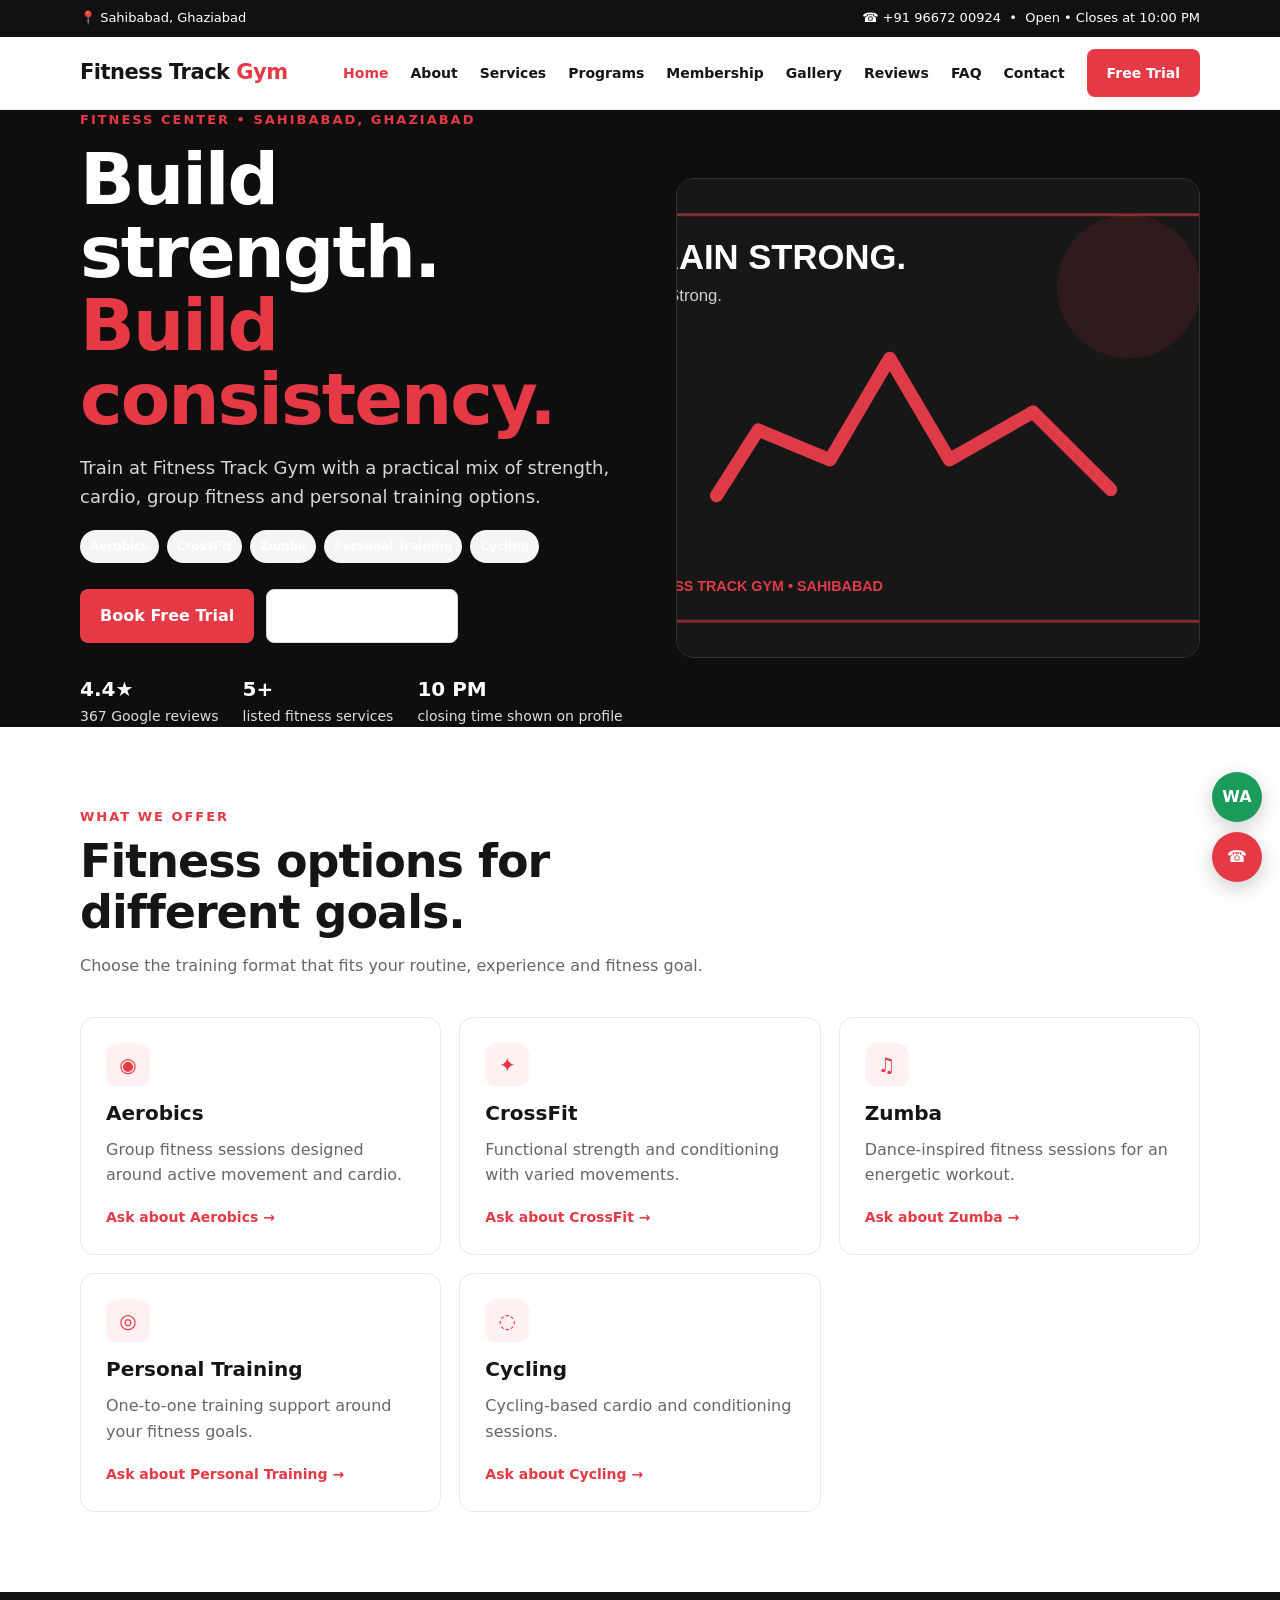
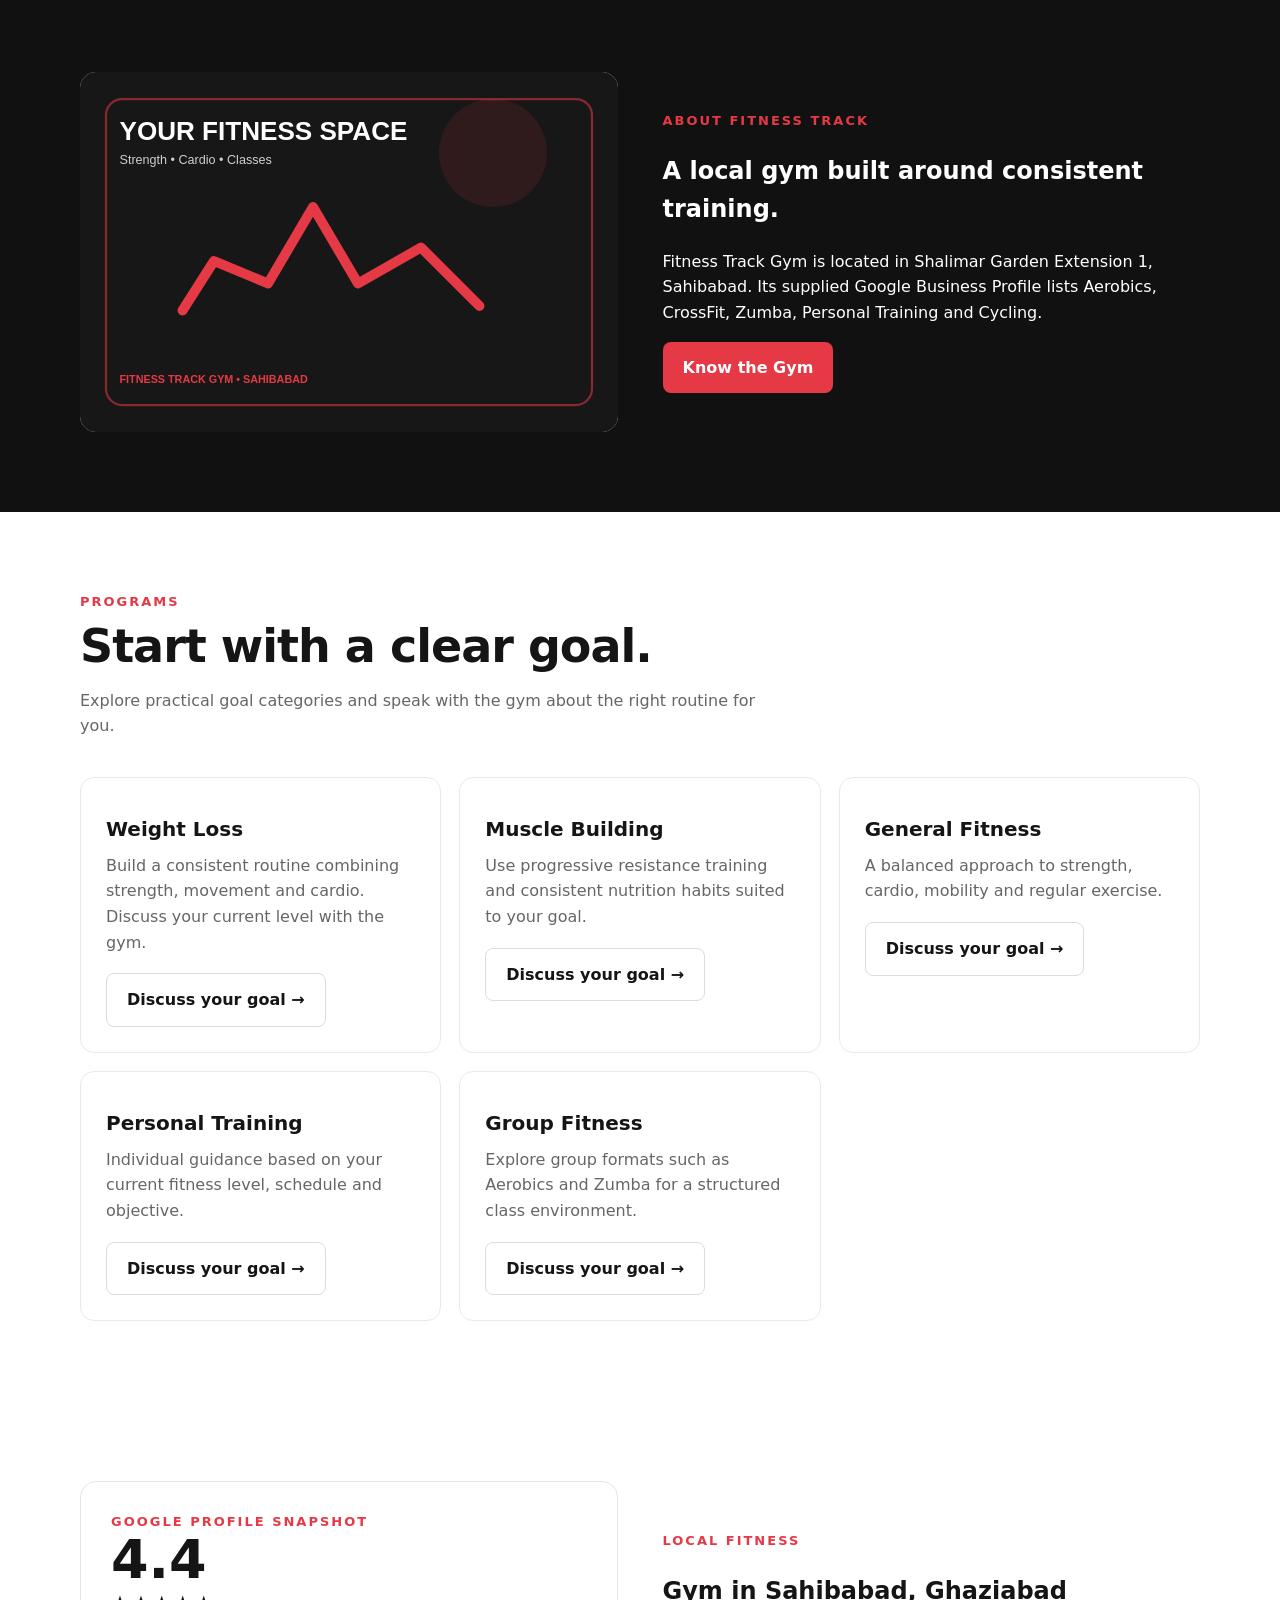
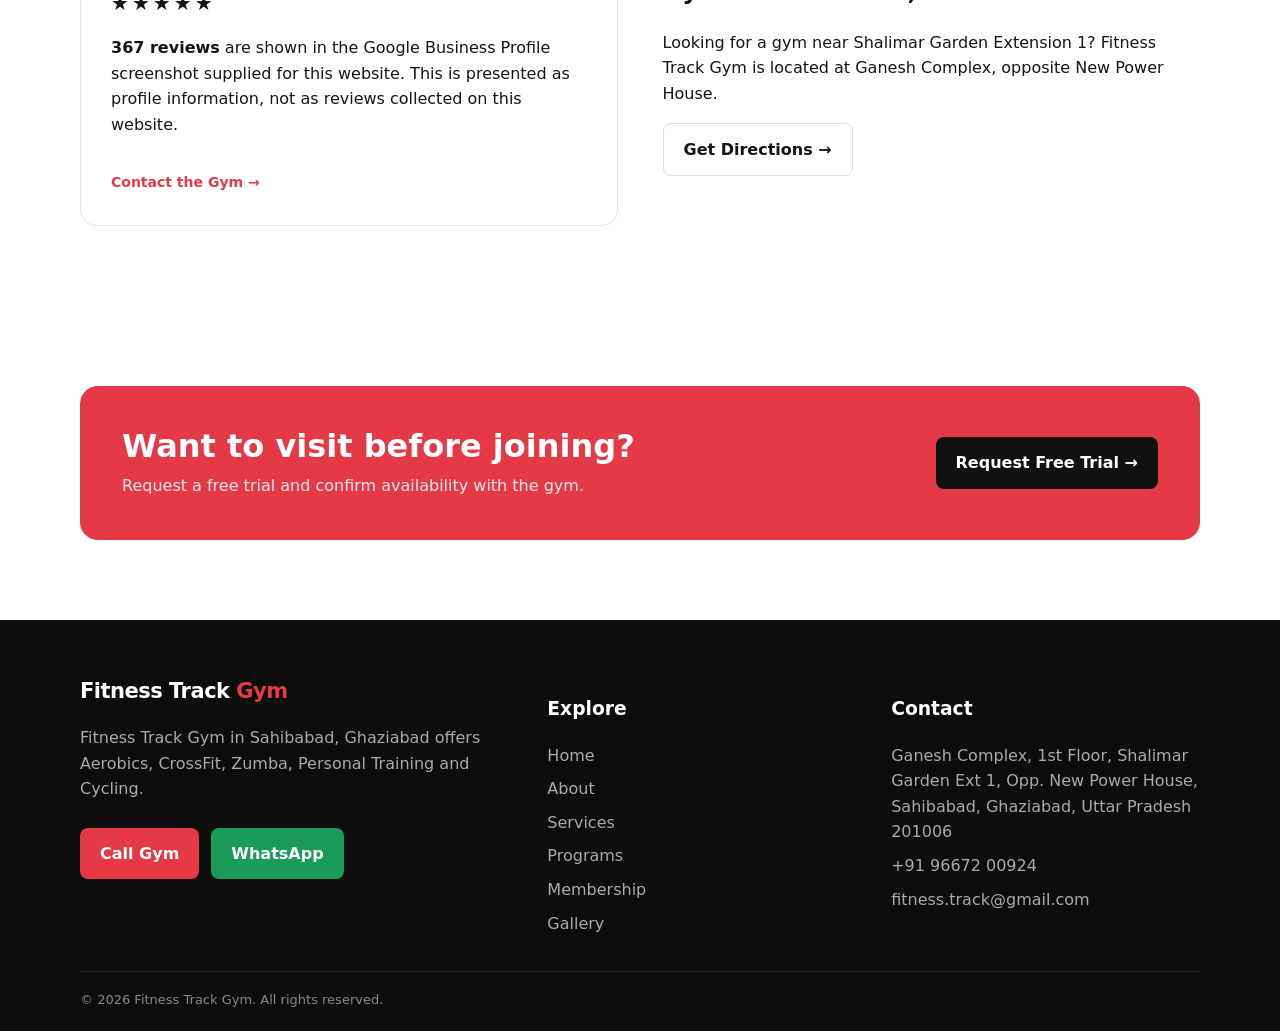
<file: index.html>
<!doctype html><html lang="en"><head><meta charset="utf-8">
<meta name="viewport" content="width=device-width,initial-scale=1">
<title>Fitness Track Gym | Gym in Sahibabad, Ghaziabad</title><meta name="description" content="Fitness Track Gym in Sahibabad, Ghaziabad offers Aerobics, CrossFit, Zumba, Personal Training and Cycling. Explore the gym, programs and free trial.">
<meta name="robots" content="index,follow,max-image-preview:large,max-snippet:-1,max-video-preview:-1">
<link rel="canonical" href="https://example.com/">
<meta property="og:image" content="assets/images/gym-facility.jpg"><meta property="og:type" content="website"><meta property="og:title" content="Fitness Track Gym | Gym in Sahibabad, Ghaziabad"><meta property="og:description" content="Fitness Track Gym in Sahibabad, Ghaziabad offers Aerobics, CrossFit, Zumba, Personal Training and Cycling. Explore the gym, programs and free trial.">
<meta name="theme-color" content="#111111"><link rel="icon" href="favicon.svg"><link rel="manifest" href="site.webmanifest"><link rel="stylesheet" href="assets/css/style.css">
<script src="assets/js/site-config.js"></script><script src="assets/js/site.js"></script></head><body><div id="site-header"></div>
<main>
<section class="hero"><div class="container hero-grid"><div><div class="eyebrow">Fitness Center • Sahibabad, Ghaziabad</div><h1>Build strength.<br><span style="color:#e63946">Build consistency.</span></h1><p>Train at Fitness Track Gym with a practical mix of strength, cardio, group fitness and personal training options.</p><div class="badge-row"><span class="badge">Aerobics</span><span class="badge">CrossFit</span><span class="badge">Zumba</span><span class="badge">Personal Training</span><span class="badge">Cycling</span></div><div class="hero-actions"><a class="btn btn-primary" href="free-trial.html">Book Free Trial</a><a class="btn btn-outline" href="services.html">Explore Services</a></div><div class="trust-row"><div><strong>4.4★</strong>367 Google reviews</div><div><strong>5+</strong>listed fitness services</div><div><strong>10 PM</strong>closing time shown on profile</div></div></div><div class="hero-media"><img src="assets/images/hero.svg" alt="Fitness Track Gym fitness training"></div></div></section>
<section class="section"><div class="container"><div class="section-head"><div class="eyebrow">What we offer</div><h2>Fitness options for different goals.</h2><p>Choose the training format that fits your routine, experience and fitness goal.</p></div><div class="cards" id="service-cards"></div></div></section>
<section class="section section-dark"><div class="container grid-2"><div class="image-card"><img src="assets/images/facility.svg" alt="Fitness Track Gym facility"></div><div><div class="eyebrow">About Fitness Track</div><h2>A local gym built around consistent training.</h2><p>Fitness Track Gym is located in Shalimar Garden Extension 1, Sahibabad. Its supplied Google Business Profile lists Aerobics, CrossFit, Zumba, Personal Training and Cycling.</p><a class="btn btn-primary" href="about.html">Know the Gym</a></div></div></section>
<section class="section"><div class="container"><div class="section-head"><div class="eyebrow">Programs</div><h2>Start with a clear goal.</h2><p>Explore practical goal categories and speak with the gym about the right routine for you.</p></div><div class="cards" id="program-cards"></div></div></section>
<section class="section"><div class="container grid-2"><div class="review-box"><div class="eyebrow">Google profile snapshot</div><div class="review-score">4.4</div><div class="stars" aria-label="4.4 out of 5">★★★★★</div><p><strong>367 reviews</strong> are shown in the Google Business Profile screenshot supplied for this website. This is presented as profile information, not as reviews collected on this website.</p><a class="text-link" href="contact.html">Contact the Gym →</a></div><div><div class="eyebrow">Local fitness</div><h2>Gym in Sahibabad, Ghaziabad</h2><p>Looking for a gym near Shalimar Garden Extension 1? Fitness Track Gym is located at Ganesh Complex, opposite New Power House.</p><a class="btn btn-outline" href="https://www.google.com/maps/search/?api=1&query=Fitness+Track+Gym+Ganesh+Complex+Shalimar+Garden+Extension+1+Sahibabad+Ghaziabad" target="_blank" rel="noopener">Get Directions →</a></div></div></section><section class="section"><div class="container"><div class="cta"><div><h2>Want to visit before joining?</h2><p>Request a free trial and confirm availability with the gym.</p></div><a class="btn btn-dark" href="free-trial.html">Request Free Trial →</a></div></div></section>
</main><div id="site-footer"></div>
<script>GymSite.base(document.title,document.querySelector('meta[name="description"]').content);document.getElementById('service-cards').innerHTML=GymSite.serviceCards();document.getElementById('program-cards').innerHTML=GymSite.programCards();GymSite.schema();</script></body></html>
</file>
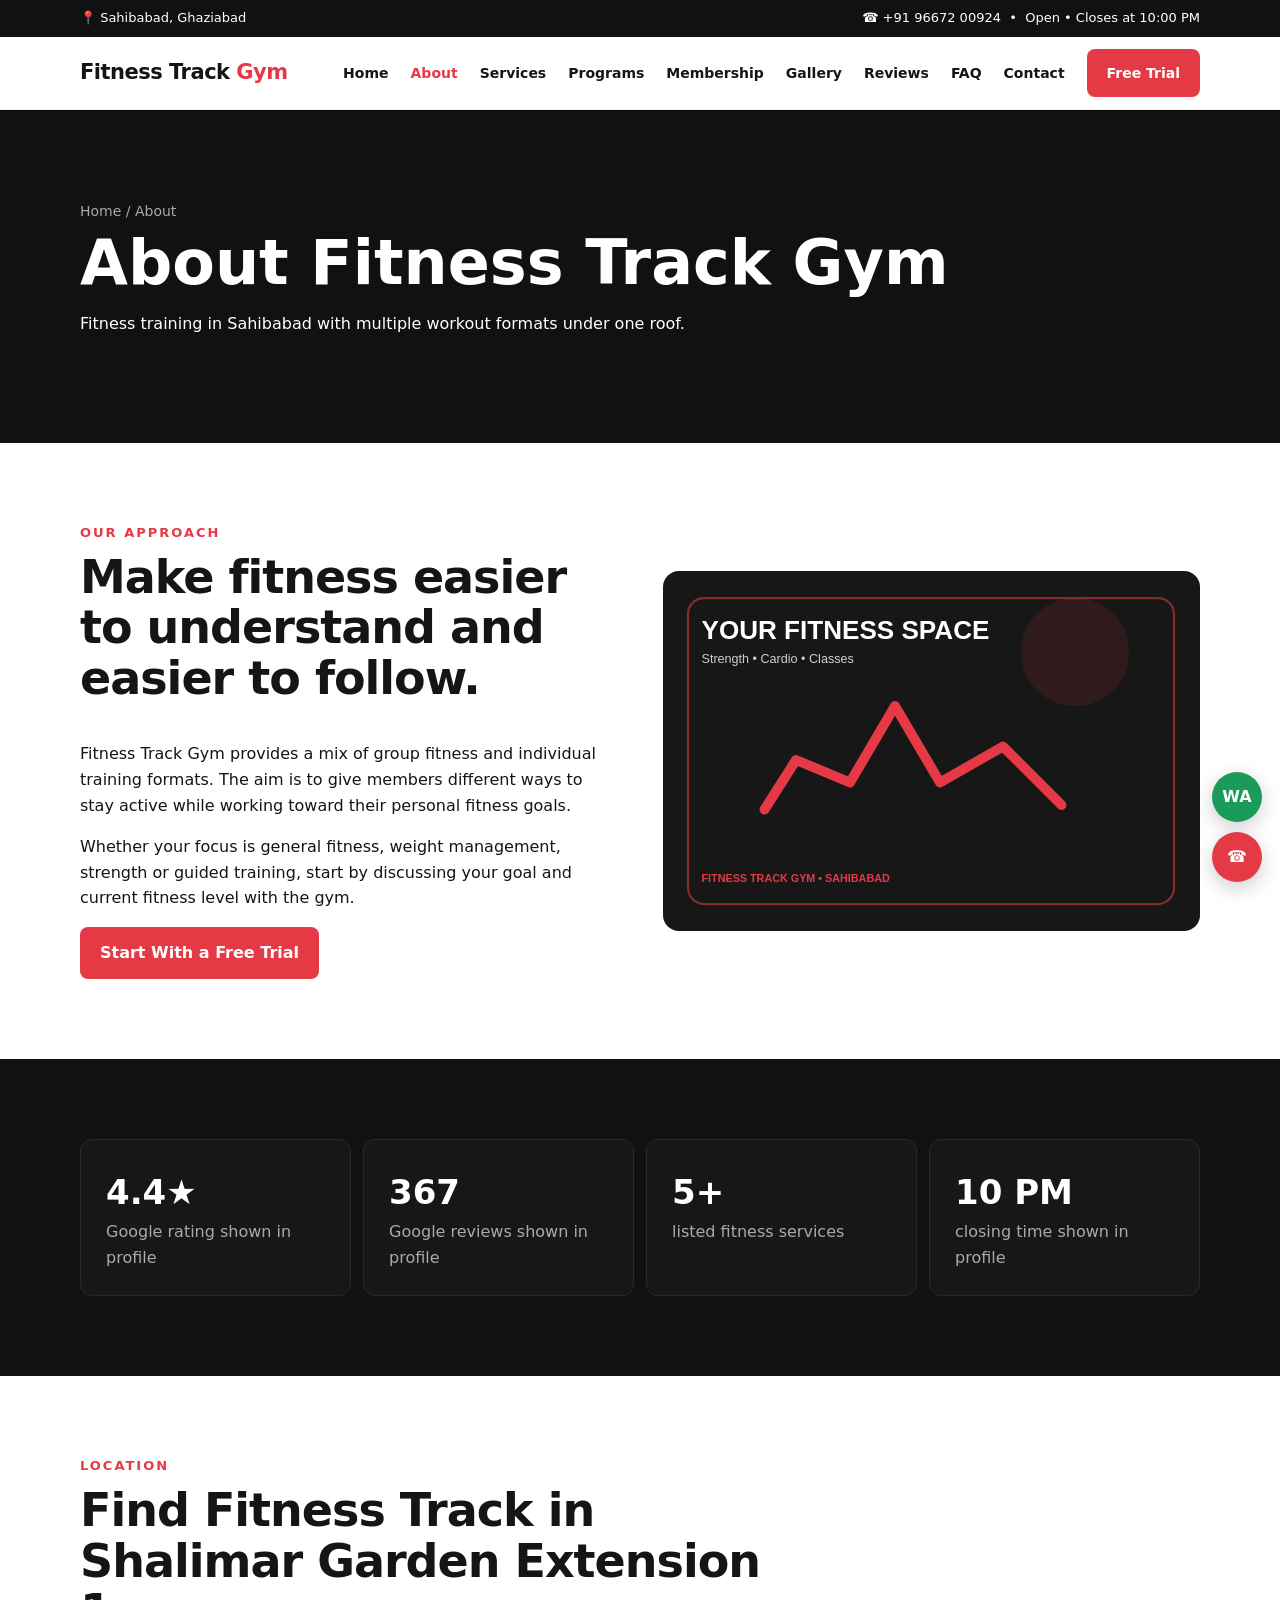
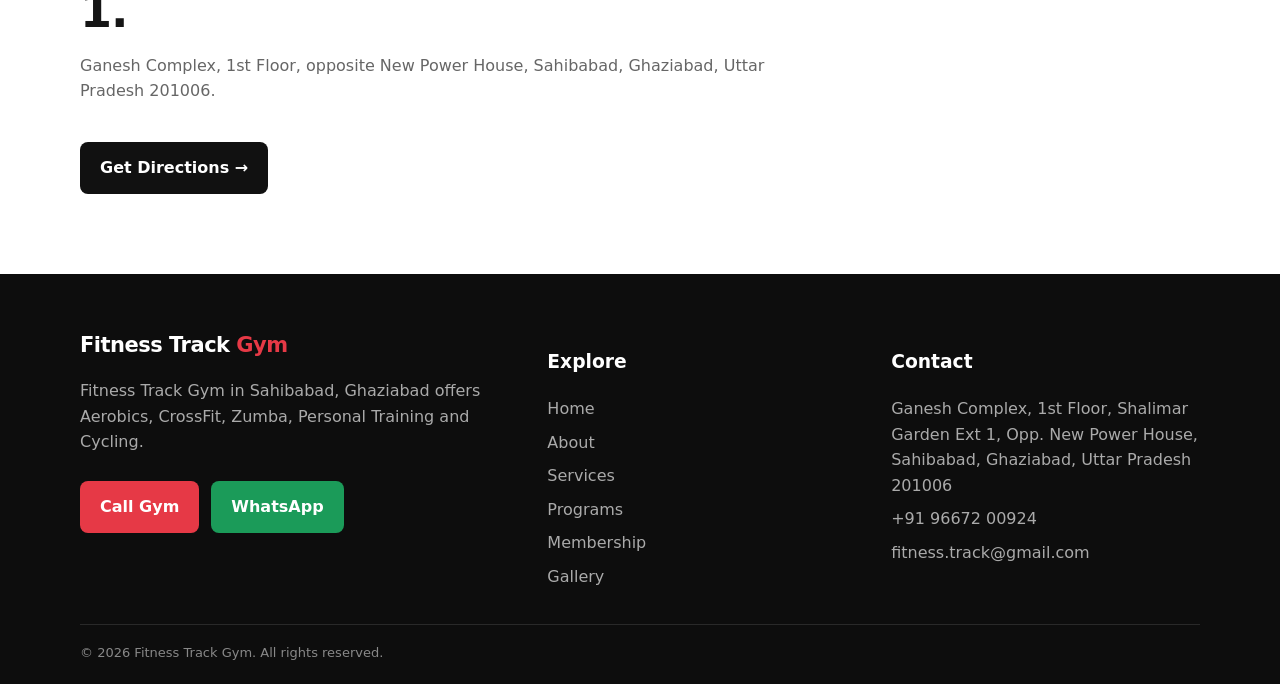
<file: about.html>
<!doctype html><html lang="en"><head><meta charset="utf-8">
<meta name="viewport" content="width=device-width,initial-scale=1">
<title>About Fitness Track Gym | Sahibabad</title><meta name="description" content="Learn about Fitness Track Gym in Sahibabad, Ghaziabad, its location, services and fitness approach.">
<meta name="robots" content="index,follow,max-image-preview:large,max-snippet:-1,max-video-preview:-1">
<link rel="canonical" href="https://example.com/about.html">
<meta property="og:image" content="assets/images/gym-facility.jpg"><meta property="og:type" content="website"><meta property="og:title" content="About Fitness Track Gym | Sahibabad"><meta property="og:description" content="Learn about Fitness Track Gym in Sahibabad, Ghaziabad, its location, services and fitness approach.">
<meta name="theme-color" content="#111111"><link rel="icon" href="favicon.svg"><link rel="manifest" href="site.webmanifest"><link rel="stylesheet" href="assets/css/style.css">
<script src="assets/js/site-config.js"></script><script src="assets/js/site.js"></script></head><body><div id="site-header"></div><main>
<section class="page-hero"><div class="container"><div class="breadcrumbs">Home / About</div><h1>About Fitness Track Gym</h1><p>Fitness training in Sahibabad with multiple workout formats under one roof.</p></div></section>
<section class="section"><div class="container grid-2"><div><div class="section-head"><div class="eyebrow">Our approach</div><h2>Make fitness easier to understand and easier to follow.</h2></div><p>Fitness Track Gym provides a mix of group fitness and individual training formats. The aim is to give members different ways to stay active while working toward their personal fitness goals.</p><p>Whether your focus is general fitness, weight management, strength or guided training, start by discussing your goal and current fitness level with the gym.</p><a class="btn btn-primary" href="free-trial.html">Start With a Free Trial</a></div><div class="image-card"><img src="assets/images/facility.svg" alt="Fitness Track Gym facility in Sahibabad"></div></div></section>
<section class="section section-dark"><div class="container"><div class="stats"><div class="stat"><strong>4.4★</strong><span>Google rating shown in profile</span></div><div class="stat"><strong>367</strong><span>Google reviews shown in profile</span></div><div class="stat"><strong>5+</strong><span>listed fitness services</span></div><div class="stat"><strong>10 PM</strong><span>closing time shown in profile</span></div></div></div></section>
<section class="section"><div class="container"><div class="section-head"><div class="eyebrow">Location</div><h2>Find Fitness Track in Shalimar Garden Extension 1.</h2><p>Ganesh Complex, 1st Floor, opposite New Power House, Sahibabad, Ghaziabad, Uttar Pradesh 201006.</p></div><a id="maps-link" class="btn btn-dark" target="_blank" rel="noopener">Get Directions →</a></div></section>
</main><div id="site-footer"></div><script>GymSite.base(document.title,document.querySelector('meta[name="description"]').content);document.getElementById("maps-link").href=GymSite.C.mapsUrl;GymSite.schema();</script></body></html>
</file>
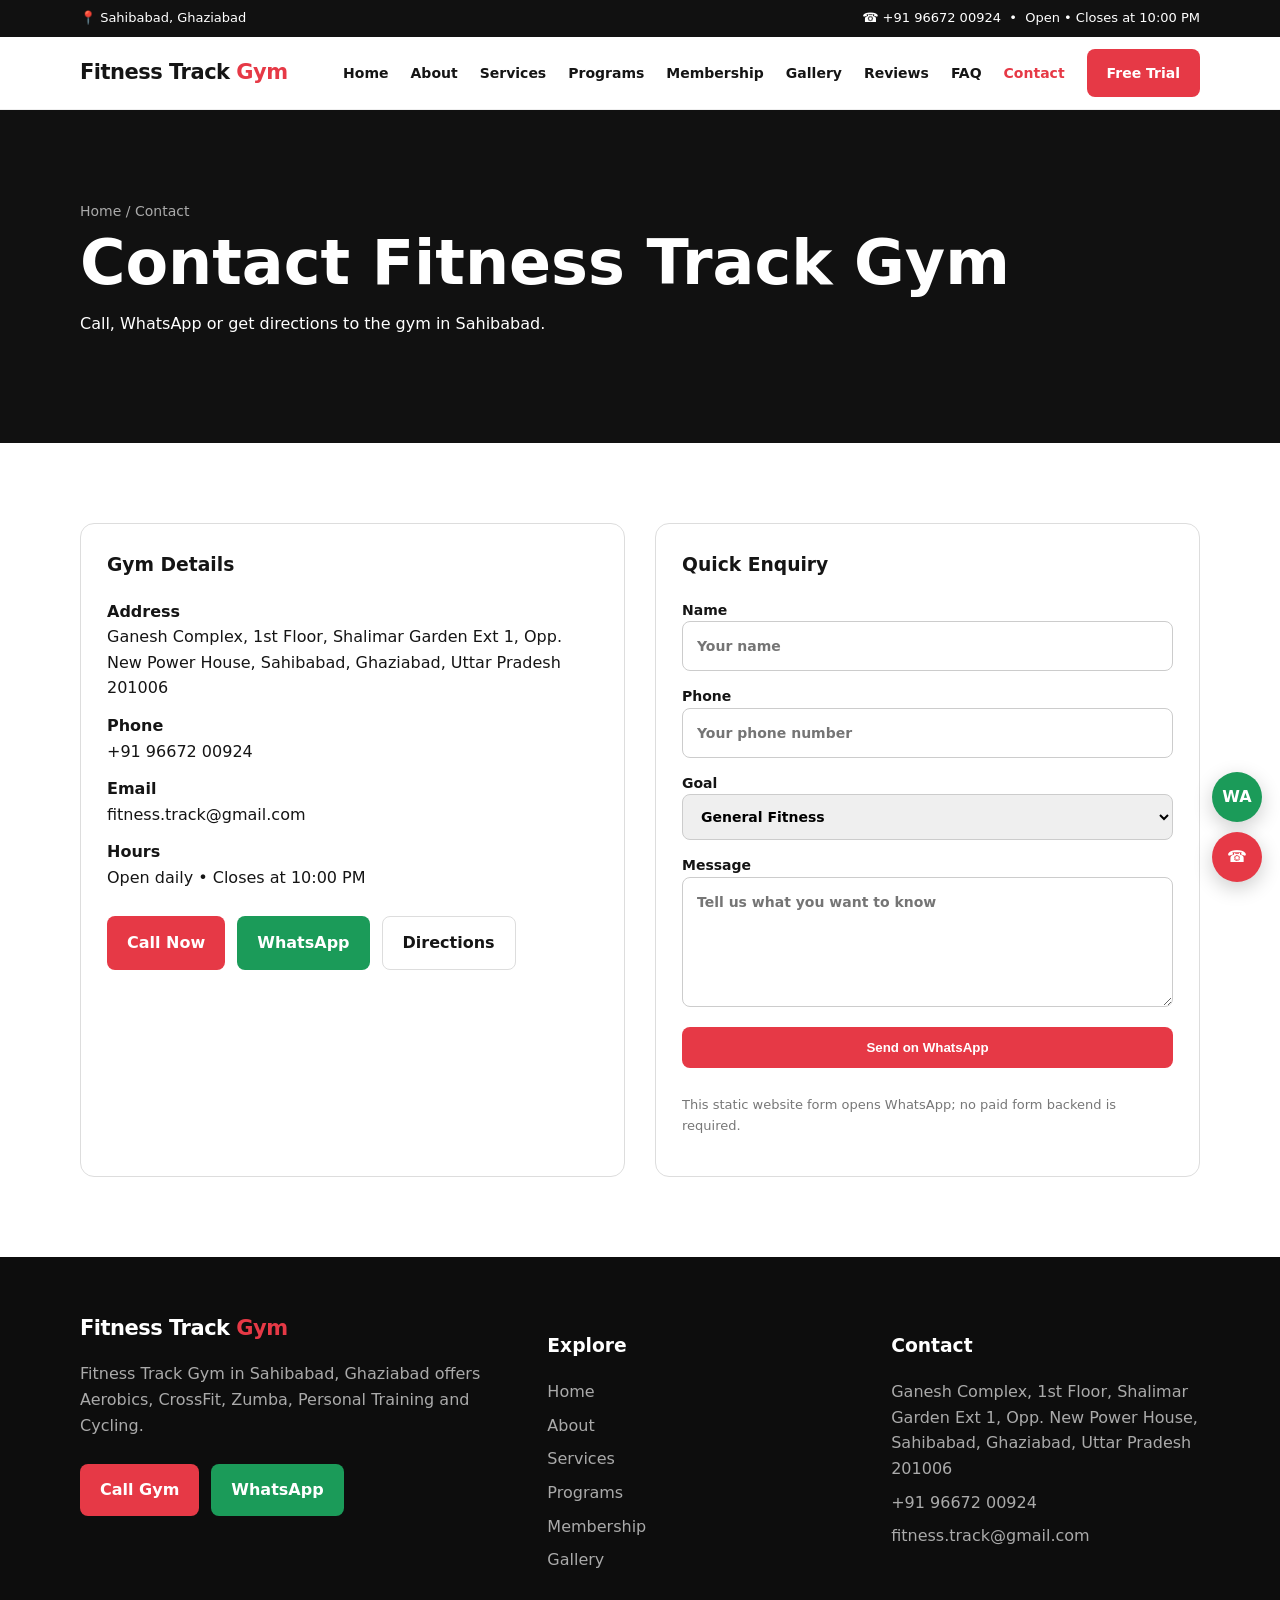
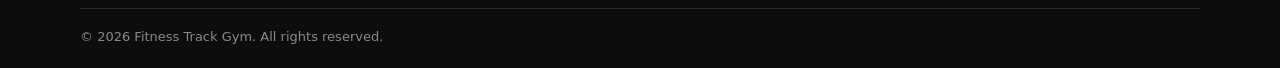
<file: contact.html>
<!doctype html><html lang="en"><head><meta charset="utf-8">
<meta name="viewport" content="width=device-width,initial-scale=1">
<title>Contact Fitness Track Gym | Sahibabad, Ghaziabad</title><meta name="description" content="Contact Fitness Track Gym at Ganesh Complex, Shalimar Garden Extension 1, Sahibabad. Call, WhatsApp or get directions.">
<meta name="robots" content="index,follow,max-image-preview:large,max-snippet:-1,max-video-preview:-1">
<link rel="canonical" href="https://example.com/contact.html">
<meta property="og:image" content="assets/images/gym-facility.jpg"><meta property="og:type" content="website"><meta property="og:title" content="Contact Fitness Track Gym | Sahibabad, Ghaziabad"><meta property="og:description" content="Contact Fitness Track Gym at Ganesh Complex, Shalimar Garden Extension 1, Sahibabad. Call, WhatsApp or get directions.">
<meta name="theme-color" content="#111111"><link rel="icon" href="favicon.svg"><link rel="manifest" href="site.webmanifest"><link rel="stylesheet" href="assets/css/style.css">
<script src="assets/js/site-config.js"></script><script src="assets/js/site.js"></script></head><body><div id="site-header"></div><main>
<section class="page-hero"><div class="container"><div class="breadcrumbs">Home / Contact</div><h1>Contact Fitness Track Gym</h1><p>Call, WhatsApp or get directions to the gym in Sahibabad.</p></div></section>
<section class="section"><div class="container contact-grid">
<div class="contact-box"><h3>Gym Details</h3><div class="contact-links"><div><strong>Address</strong><br>Ganesh Complex, 1st Floor, Shalimar Garden Ext 1, Opp. New Power House, Sahibabad, Ghaziabad, Uttar Pradesh 201006</div><div><strong>Phone</strong><br><a id="contact-phone"></a></div><div><strong>Email</strong><br><a id="contact-email"></a></div><div><strong>Hours</strong><br>Open daily • Closes at 10:00 PM</div></div><div class="hero-actions"><a id="contact-call" class="btn btn-primary">Call Now</a><a id="contact-wa" class="btn btn-whatsapp" target="_blank" rel="noopener">WhatsApp</a><a id="contact-map" class="btn btn-outline" target="_blank" rel="noopener">Directions</a></div></div>
<div class="contact-box"><h3>Quick Enquiry</h3><form class="form" id="enquiry"><label>Name<input name="name" required placeholder="Your name"></label><label>Phone<input name="phone" required placeholder="Your phone number"></label><label>Goal<select name="goal"><option>General Fitness</option><option>Weight Loss</option><option>Muscle Building</option><option>Personal Training</option><option>Group Fitness</option></select></label><label>Message<textarea name="message" placeholder="Tell us what you want to know"></textarea></label><button class="btn btn-primary" type="submit">Send on WhatsApp</button><p class="note">This static website form opens WhatsApp; no paid form backend is required.</p></form></div>
</div></section></main><div id="site-footer"></div><script>GymSite.base(document.title,document.querySelector('meta[name="description"]').content);const C=GymSite.C;document.getElementById("contact-phone").textContent=C.phone;document.getElementById("contact-phone").href=C.phoneHref;document.getElementById("contact-email").textContent=C.email;document.getElementById("contact-email").href="mailto:"+C.email;document.getElementById("contact-call").href=C.phoneHref;document.getElementById("contact-wa").href=C.whatsappHref;document.getElementById("contact-map").href=C.mapsUrl;document.getElementById("enquiry").addEventListener("submit",function(e){e.preventDefault();const f=new FormData(e.target);const msg=`Hi Fitness Track Gym, my name is ${f.get("name")}. Phone: ${f.get("phone")}. Fitness goal: ${f.get("goal")}. Message: ${f.get("message")||"I want more information."}`;window.open("https://wa.me/919667200924?text="+encodeURIComponent(msg),"_blank")});GymSite.schema();</script></body></html>
</file>
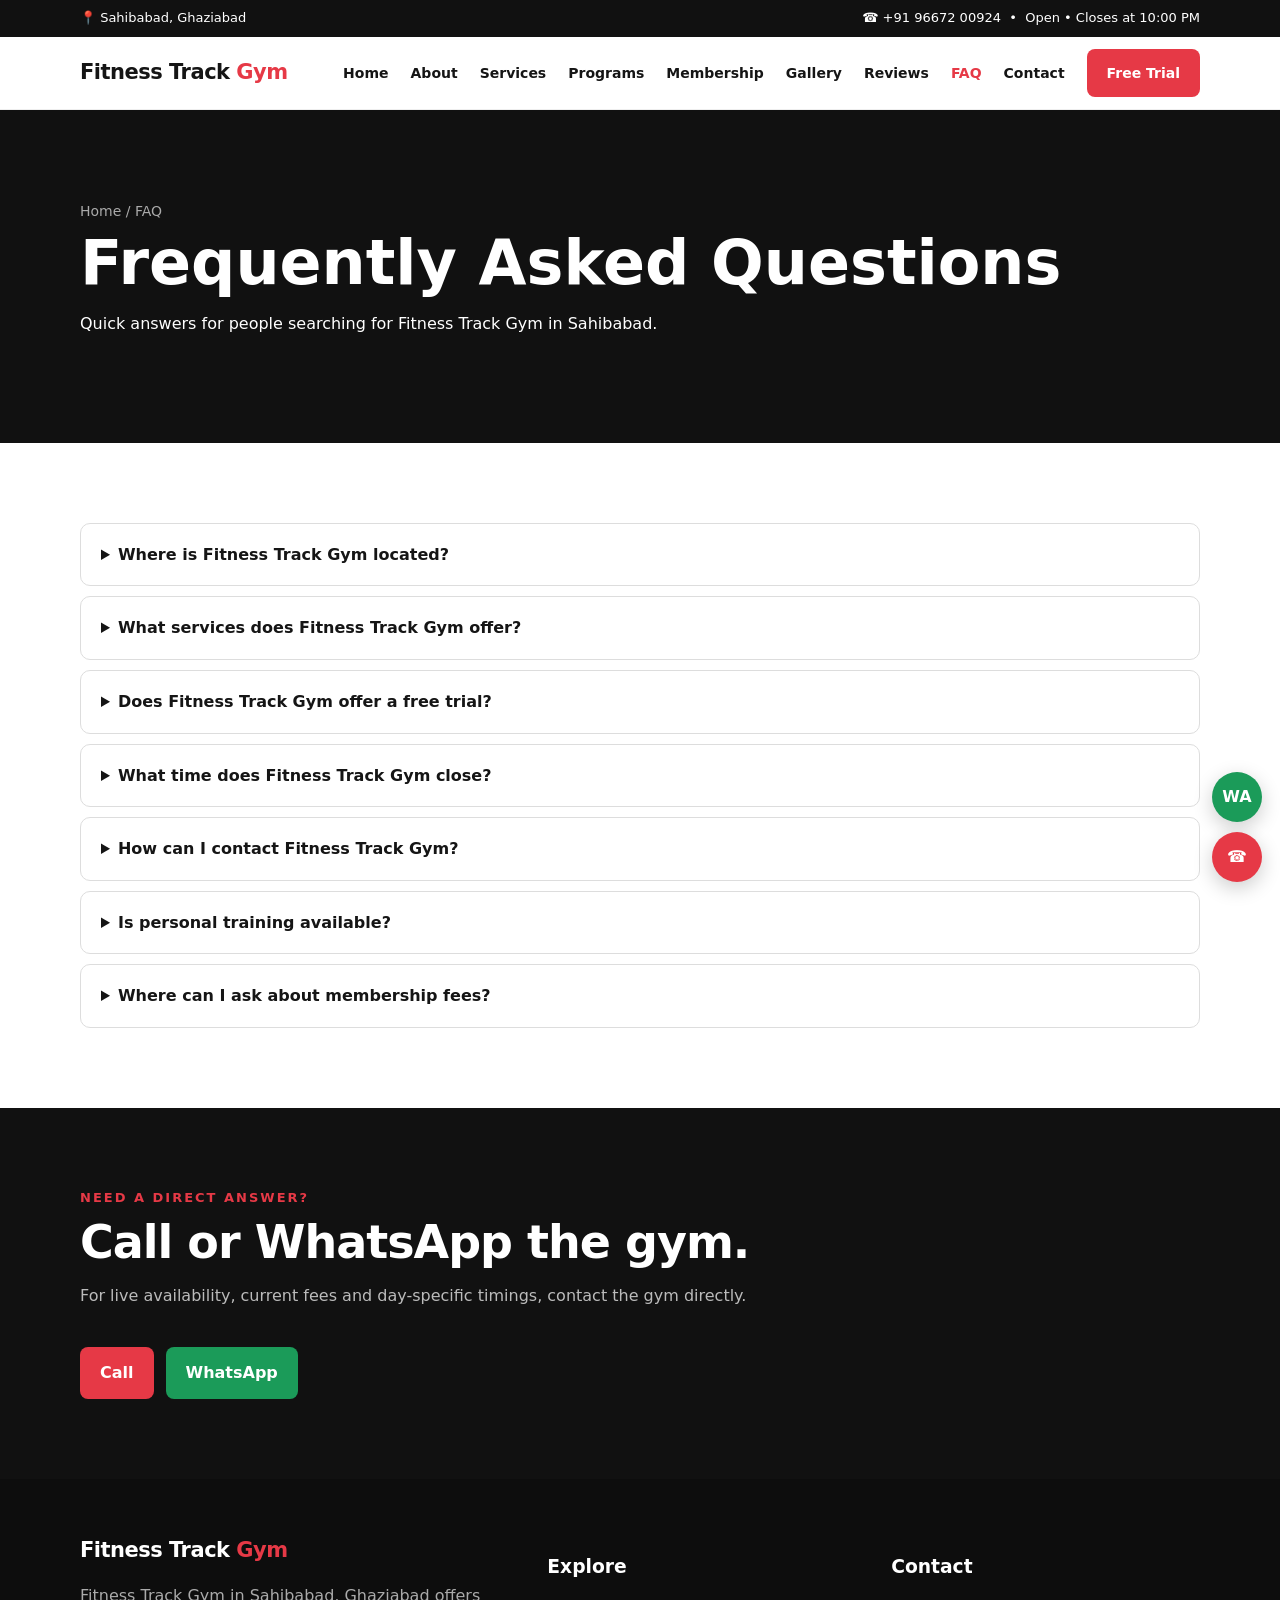
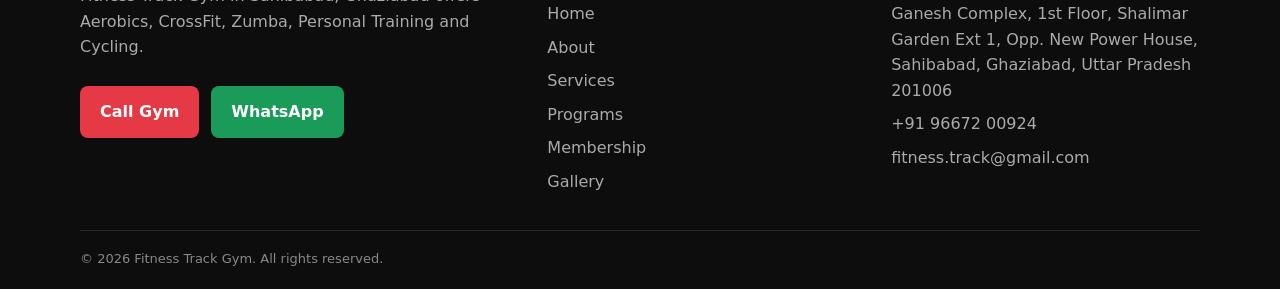
<file: faq.html>
<!doctype html><html lang="en"><head><meta charset="utf-8">
<meta name="viewport" content="width=device-width,initial-scale=1">
<title>Fitness Track Gym FAQ | Sahibabad</title><meta name="description" content="Answers to common questions about Fitness Track Gym location, services, timings, trial, personal training and contact.">
<meta name="robots" content="index,follow,max-image-preview:large,max-snippet:-1,max-video-preview:-1">
<link rel="canonical" href="https://example.com/faq.html">
<meta property="og:image" content="assets/images/gym-facility.jpg"><meta property="og:type" content="website"><meta property="og:title" content="Fitness Track Gym FAQ | Sahibabad"><meta property="og:description" content="Answers to common questions about Fitness Track Gym location, services, timings, trial, personal training and contact.">
<meta name="theme-color" content="#111111"><link rel="icon" href="favicon.svg"><link rel="manifest" href="site.webmanifest"><link rel="stylesheet" href="assets/css/style.css">
<script src="assets/js/site-config.js"></script><script src="assets/js/site.js"></script></head><body><div id="site-header"></div><main>
<section class="page-hero"><div class="container"><div class="breadcrumbs">Home / FAQ</div><h1>Frequently Asked Questions</h1><p>Quick answers for people searching for Fitness Track Gym in Sahibabad.</p></div></section>
<section class="section"><div class="container"><div class="faq" id="faq"></div></div></section>
<section class="section section-dark"><div class="container"><div class="section-head"><div class="eyebrow">Need a direct answer?</div><h2>Call or WhatsApp the gym.</h2><p>For live availability, current fees and day-specific timings, contact the gym directly.</p></div><div class="hero-actions"><a class="btn btn-primary" id="faq-call">Call</a><a class="btn btn-whatsapp" id="faq-wa" target="_blank" rel="noopener">WhatsApp</a></div></div></section>
</main><div id="site-footer"></div><script>GymSite.base(document.title,document.querySelector('meta[name="description"]').content);document.getElementById("faq").innerHTML=GymSite.faqItems();document.getElementById("faq-call").href=GymSite.C.phoneHref;document.getElementById("faq-wa").href=GymSite.C.whatsappHref;GymSite.schema();</script></body></html>
</file>
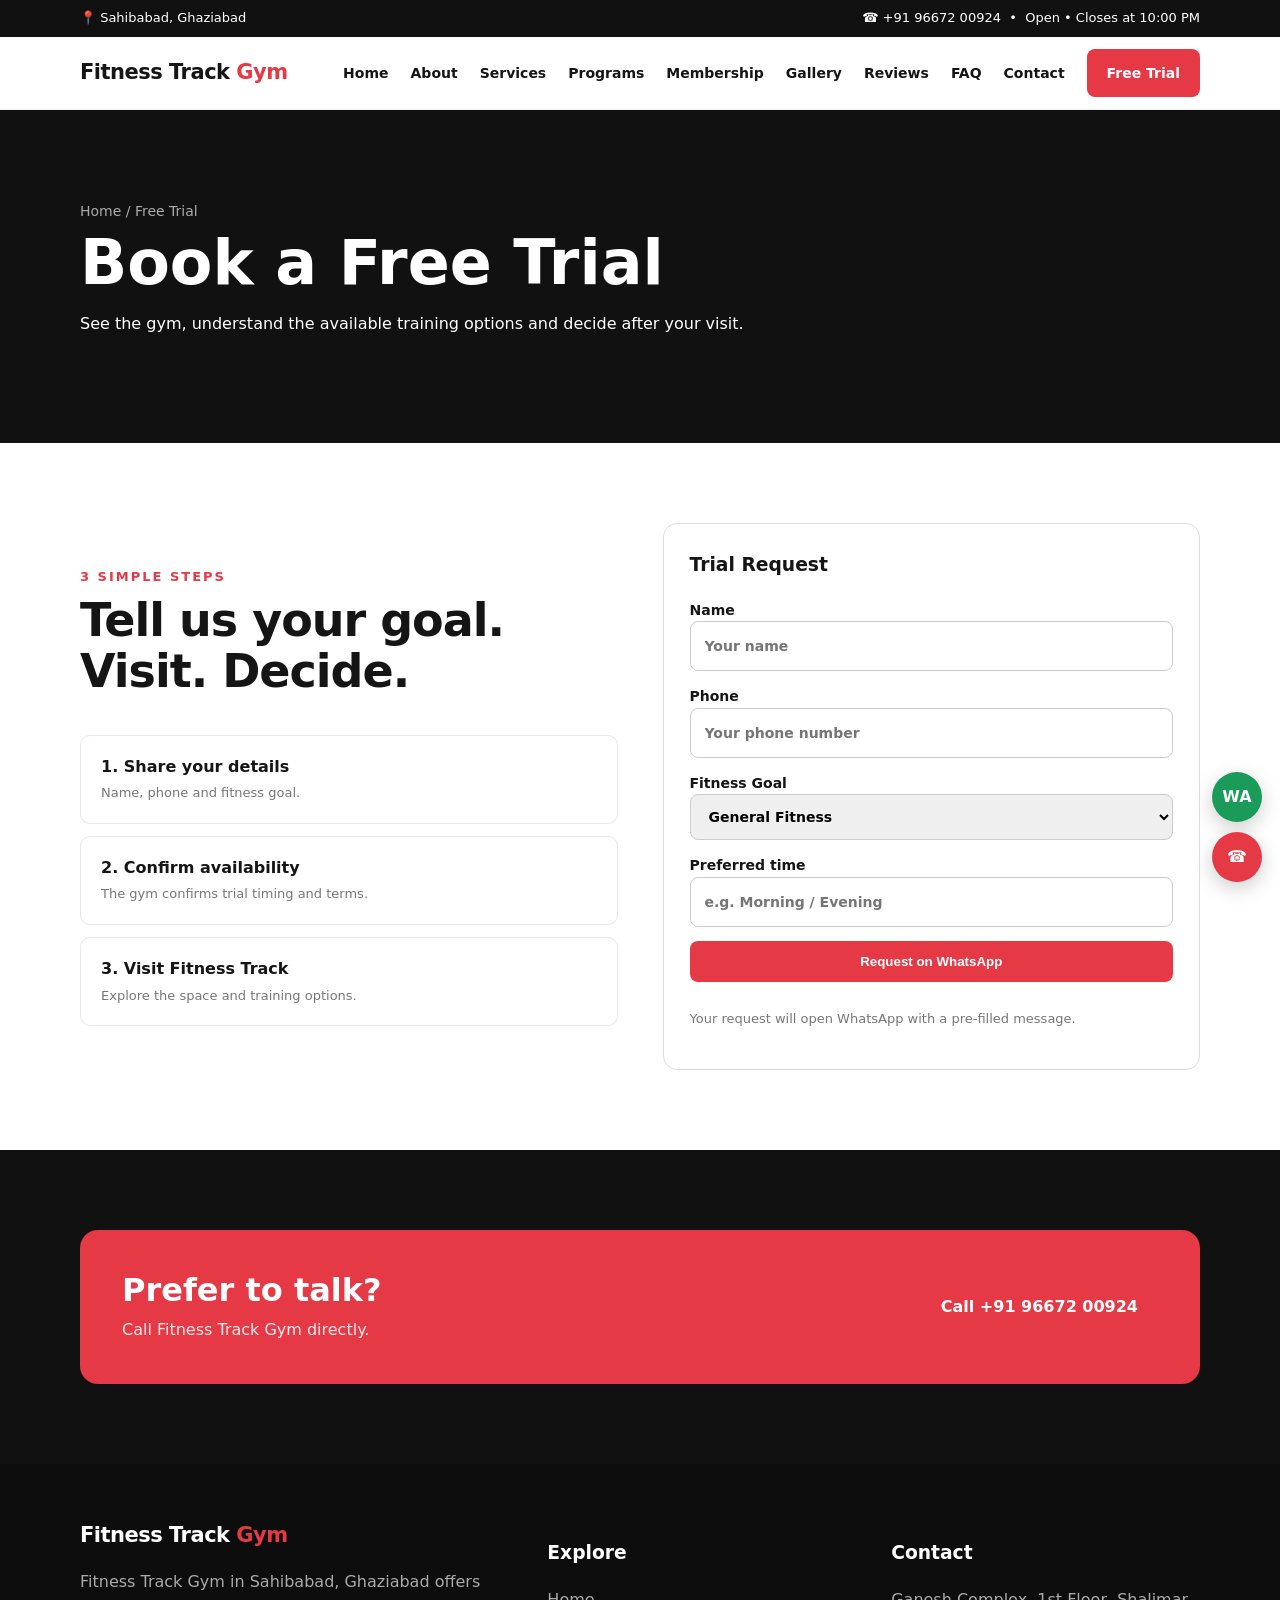
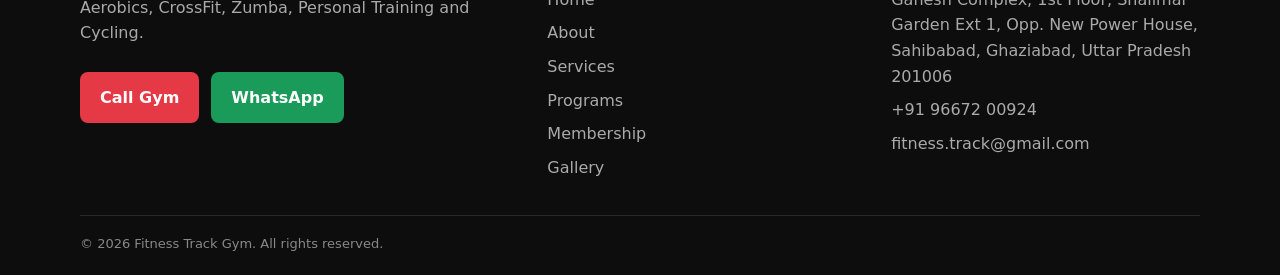
<file: free-trial.html>
<!doctype html><html lang="en"><head><meta charset="utf-8">
<meta name="viewport" content="width=device-width,initial-scale=1">
<title>Free Trial | Fitness Track Gym Sahibabad</title><meta name="description" content="Request a free trial at Fitness Track Gym in Sahibabad, Ghaziabad. Share your name, phone and fitness goal via WhatsApp.">
<meta name="robots" content="index,follow,max-image-preview:large,max-snippet:-1,max-video-preview:-1">
<link rel="canonical" href="https://example.com/free-trial.html">
<meta property="og:image" content="assets/images/gym-facility.jpg"><meta property="og:type" content="website"><meta property="og:title" content="Free Trial | Fitness Track Gym Sahibabad"><meta property="og:description" content="Request a free trial at Fitness Track Gym in Sahibabad, Ghaziabad. Share your name, phone and fitness goal via WhatsApp.">
<meta name="theme-color" content="#111111"><link rel="icon" href="favicon.svg"><link rel="manifest" href="site.webmanifest"><link rel="stylesheet" href="assets/css/style.css">
<script src="assets/js/site-config.js"></script><script src="assets/js/site.js"></script></head><body><div id="site-header"></div><main>
<section class="page-hero"><div class="container"><div class="breadcrumbs">Home / Free Trial</div><h1>Book a Free Trial</h1><p>See the gym, understand the available training options and decide after your visit.</p></div></section>
<section class="section"><div class="container grid-2"><div><div class="section-head"><div class="eyebrow">3 simple steps</div><h2>Tell us your goal. Visit. Decide.</h2></div><div class="list"><div class="list-item"><strong>1. Share your details</strong><br><span class="note">Name, phone and fitness goal.</span></div><div class="list-item"><strong>2. Confirm availability</strong><br><span class="note">The gym confirms trial timing and terms.</span></div><div class="list-item"><strong>3. Visit Fitness Track</strong><br><span class="note">Explore the space and training options.</span></div></div></div>
<div class="contact-box"><h3>Trial Request</h3><form class="form" id="trial-form"><label>Name<input name="name" required placeholder="Your name"></label><label>Phone<input name="phone" required placeholder="Your phone number"></label><label>Fitness Goal<select name="goal"><option>General Fitness</option><option>Weight Loss</option><option>Muscle Building</option><option>Personal Training</option><option>Group Fitness</option></select></label><label>Preferred time<input name="time" placeholder="e.g. Morning / Evening"></label><button class="btn btn-primary" type="submit">Request on WhatsApp</button><p class="note">Your request will open WhatsApp with a pre-filled message.</p></form></div></div></section>
<section class="section section-dark"><div class="container"><div class="cta"><div><h2>Prefer to talk?</h2><p>Call Fitness Track Gym directly.</p></div><a id="trial-call" class="btn btn-primary">Call +91 96672 00924</a></div></div></section>
</main><div id="site-footer"></div><script>GymSite.base(document.title,document.querySelector('meta[name="description"]').content);document.getElementById("trial-call").href=GymSite.C.phoneHref;document.getElementById("trial-form").addEventListener("submit",function(e){e.preventDefault();const f=new FormData(e.target);const msg=`Hi Fitness Track Gym, I want to book a free trial. Name: ${f.get("name")}. Phone: ${f.get("phone")}. Goal: ${f.get("goal")}. Preferred time: ${f.get("time")||"Flexible"}.`;window.open("https://wa.me/919667200924?text="+encodeURIComponent(msg),"_blank")});GymSite.schema();</script></body></html>
</file>
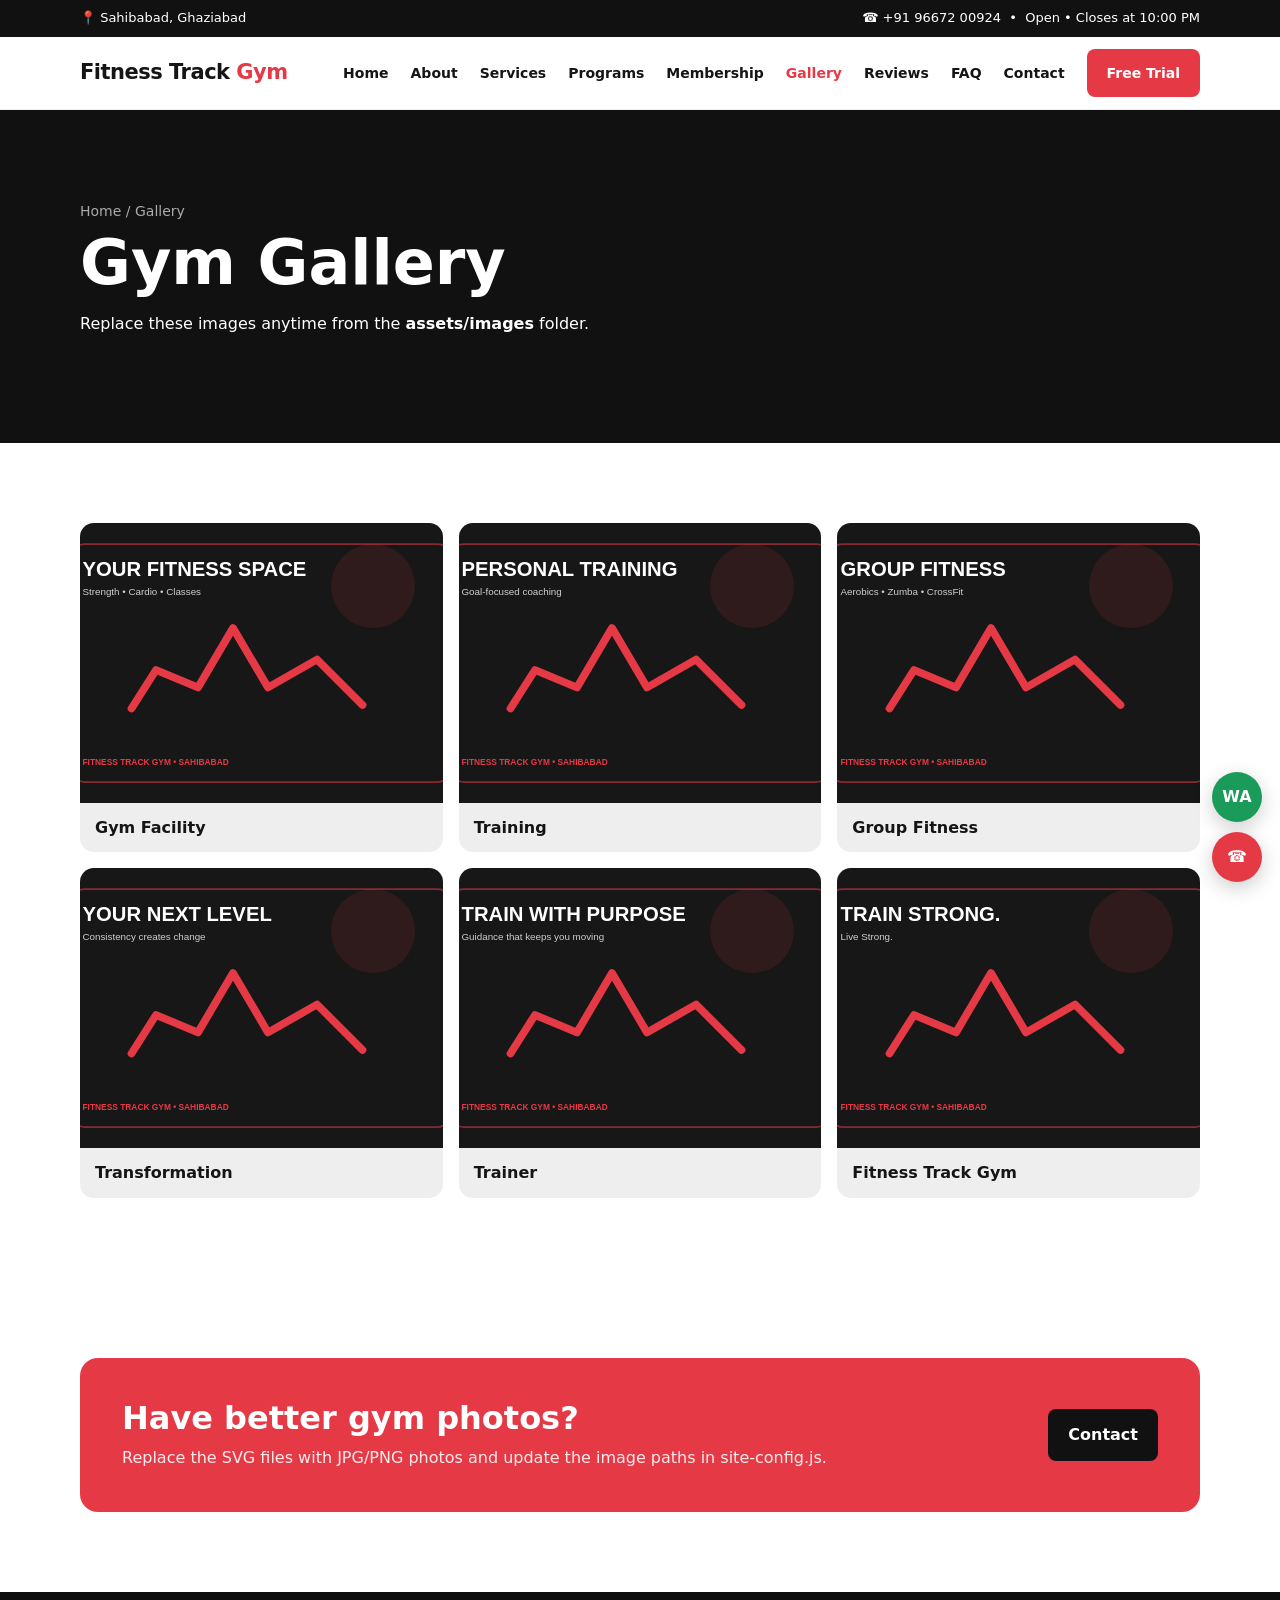
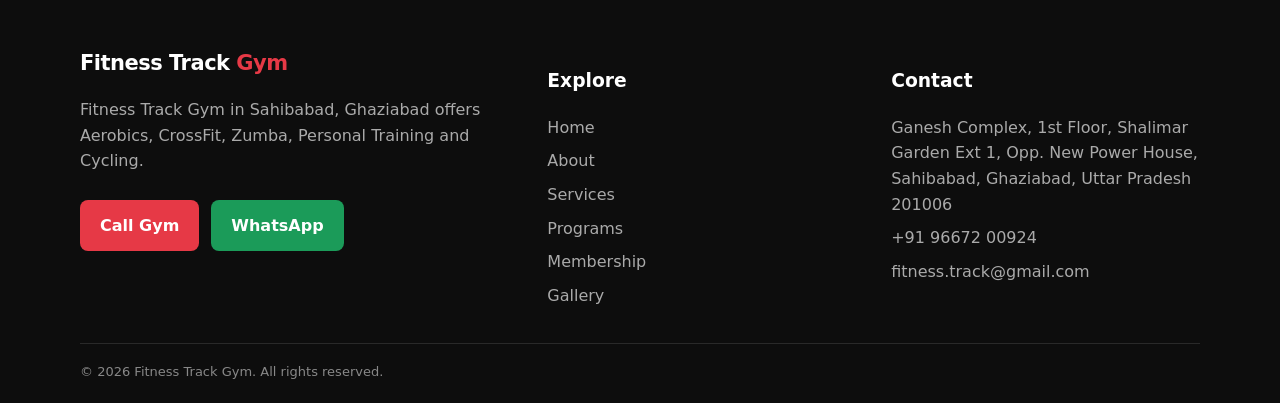
<file: gallery.html>
<!doctype html><html lang="en"><head><meta charset="utf-8">
<meta name="viewport" content="width=device-width,initial-scale=1">
<title>Gym Gallery | Fitness Track Gym Sahibabad</title><meta name="description" content="Fitness Track Gym facility, training and fitness gallery in Sahibabad, Ghaziabad.">
<meta name="robots" content="index,follow,max-image-preview:large,max-snippet:-1,max-video-preview:-1">
<link rel="canonical" href="https://example.com/gallery.html">
<meta property="og:image" content="assets/images/gym-facility.jpg"><meta property="og:type" content="website"><meta property="og:title" content="Gym Gallery | Fitness Track Gym Sahibabad"><meta property="og:description" content="Fitness Track Gym facility, training and fitness gallery in Sahibabad, Ghaziabad.">
<meta name="theme-color" content="#111111"><link rel="icon" href="favicon.svg"><link rel="manifest" href="site.webmanifest"><link rel="stylesheet" href="assets/css/style.css">
<script src="assets/js/site-config.js"></script><script src="assets/js/site.js"></script></head><body><div id="site-header"></div><main>
<section class="page-hero"><div class="container"><div class="breadcrumbs">Home / Gallery</div><h1>Gym Gallery</h1><p>Replace these images anytime from the <strong>assets/images</strong> folder.</p></div></section>
<section class="section"><div class="container"><div class="gallery">
<figure><img src="assets/images/facility.svg" alt="Fitness Track Gym facility"><figcaption>Gym Facility</figcaption></figure>
<figure><img src="assets/images/training.svg" alt="Fitness Track Gym personal training"><figcaption>Training</figcaption></figure>
<figure><img src="assets/images/group.svg" alt="Fitness Track Gym group fitness"><figcaption>Group Fitness</figcaption></figure>
<figure><img src="assets/images/transformation.svg" alt="Fitness transformation"><figcaption>Transformation</figcaption></figure>
<figure><img src="assets/images/trainer.svg" alt="Fitness Track Gym trainer"><figcaption>Trainer</figcaption></figure>
<figure><img src="assets/images/hero.svg" alt="Fitness Track Gym"><figcaption>Fitness Track Gym</figcaption></figure>
</div></div></section>
<section class="section"><div class="container"><div class="cta"><div><h2>Have better gym photos?</h2><p>Replace the SVG files with JPG/PNG photos and update the image paths in site-config.js.</p></div><a class="btn btn-dark" href="contact.html">Contact</a></div></div></section>
</main><div id="site-footer"></div><script>GymSite.base(document.title,document.querySelector('meta[name="description"]').content);GymSite.schema();</script></body></html>
</file>
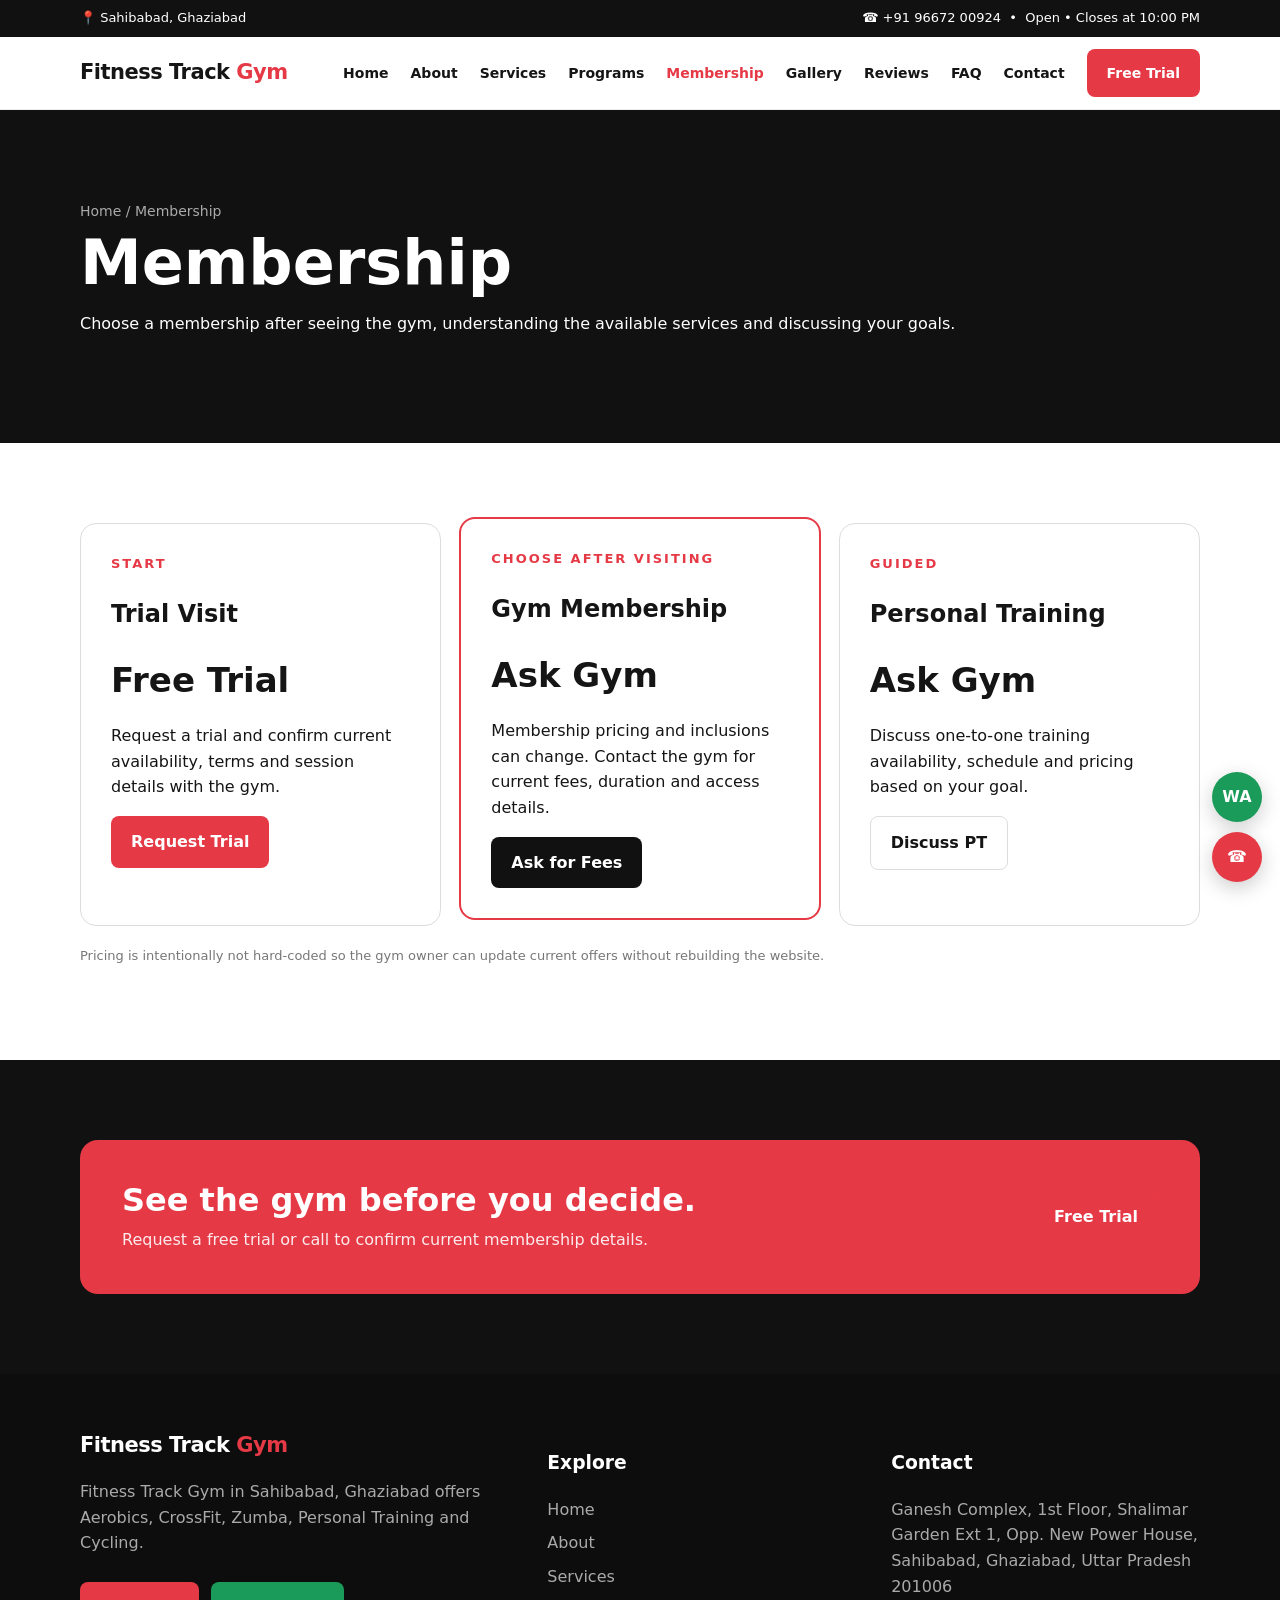
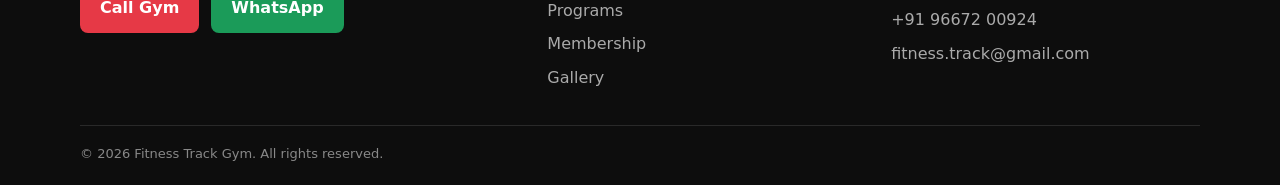
<file: membership.html>
<!doctype html><html lang="en"><head><meta charset="utf-8">
<meta name="viewport" content="width=device-width,initial-scale=1">
<title>Gym Membership | Fitness Track Gym Sahibabad</title><meta name="description" content="Fitness Track Gym membership information, trial request and how to choose a plan in Sahibabad, Ghaziabad.">
<meta name="robots" content="index,follow,max-image-preview:large,max-snippet:-1,max-video-preview:-1">
<link rel="canonical" href="https://example.com/membership.html">
<meta property="og:image" content="assets/images/gym-facility.jpg"><meta property="og:type" content="website"><meta property="og:title" content="Gym Membership | Fitness Track Gym Sahibabad"><meta property="og:description" content="Fitness Track Gym membership information, trial request and how to choose a plan in Sahibabad, Ghaziabad.">
<meta name="theme-color" content="#111111"><link rel="icon" href="favicon.svg"><link rel="manifest" href="site.webmanifest"><link rel="stylesheet" href="assets/css/style.css">
<script src="assets/js/site-config.js"></script><script src="assets/js/site.js"></script></head><body><div id="site-header"></div><main>
<section class="page-hero"><div class="container"><div class="breadcrumbs">Home / Membership</div><h1>Membership</h1><p>Choose a membership after seeing the gym, understanding the available services and discussing your goals.</p></div></section>
<section class="section"><div class="container"><div class="pricing">
<article class="price-card"><div class="eyebrow">Start</div><h2>Trial Visit</h2><div class="price">Free Trial</div><p>Request a trial and confirm current availability, terms and session details with the gym.</p><a class="btn btn-primary" href="free-trial.html">Request Trial</a></article>
<article class="price-card featured"><div class="eyebrow">Choose after visiting</div><h2>Gym Membership</h2><div class="price">Ask Gym</div><p>Membership pricing and inclusions can change. Contact the gym for current fees, duration and access details.</p><a class="btn btn-dark" href="contact.html">Ask for Fees</a></article>
<article class="price-card"><div class="eyebrow">Guided</div><h2>Personal Training</h2><div class="price">Ask Gym</div><p>Discuss one-to-one training availability, schedule and pricing based on your goal.</p><a class="btn btn-outline" href="free-trial.html">Discuss PT</a></article>
</div><p class="note" style="margin-top:20px">Pricing is intentionally not hard-coded so the gym owner can update current offers without rebuilding the website.</p></div></section>
<section class="section section-dark"><div class="container"><div class="cta"><div><h2>See the gym before you decide.</h2><p>Request a free trial or call to confirm current membership details.</p></div><a class="btn btn-primary" href="free-trial.html">Free Trial</a></div></div></section>
</main><div id="site-footer"></div><script>GymSite.base(document.title,document.querySelector('meta[name="description"]').content);GymSite.schema();</script></body></html>
</file>
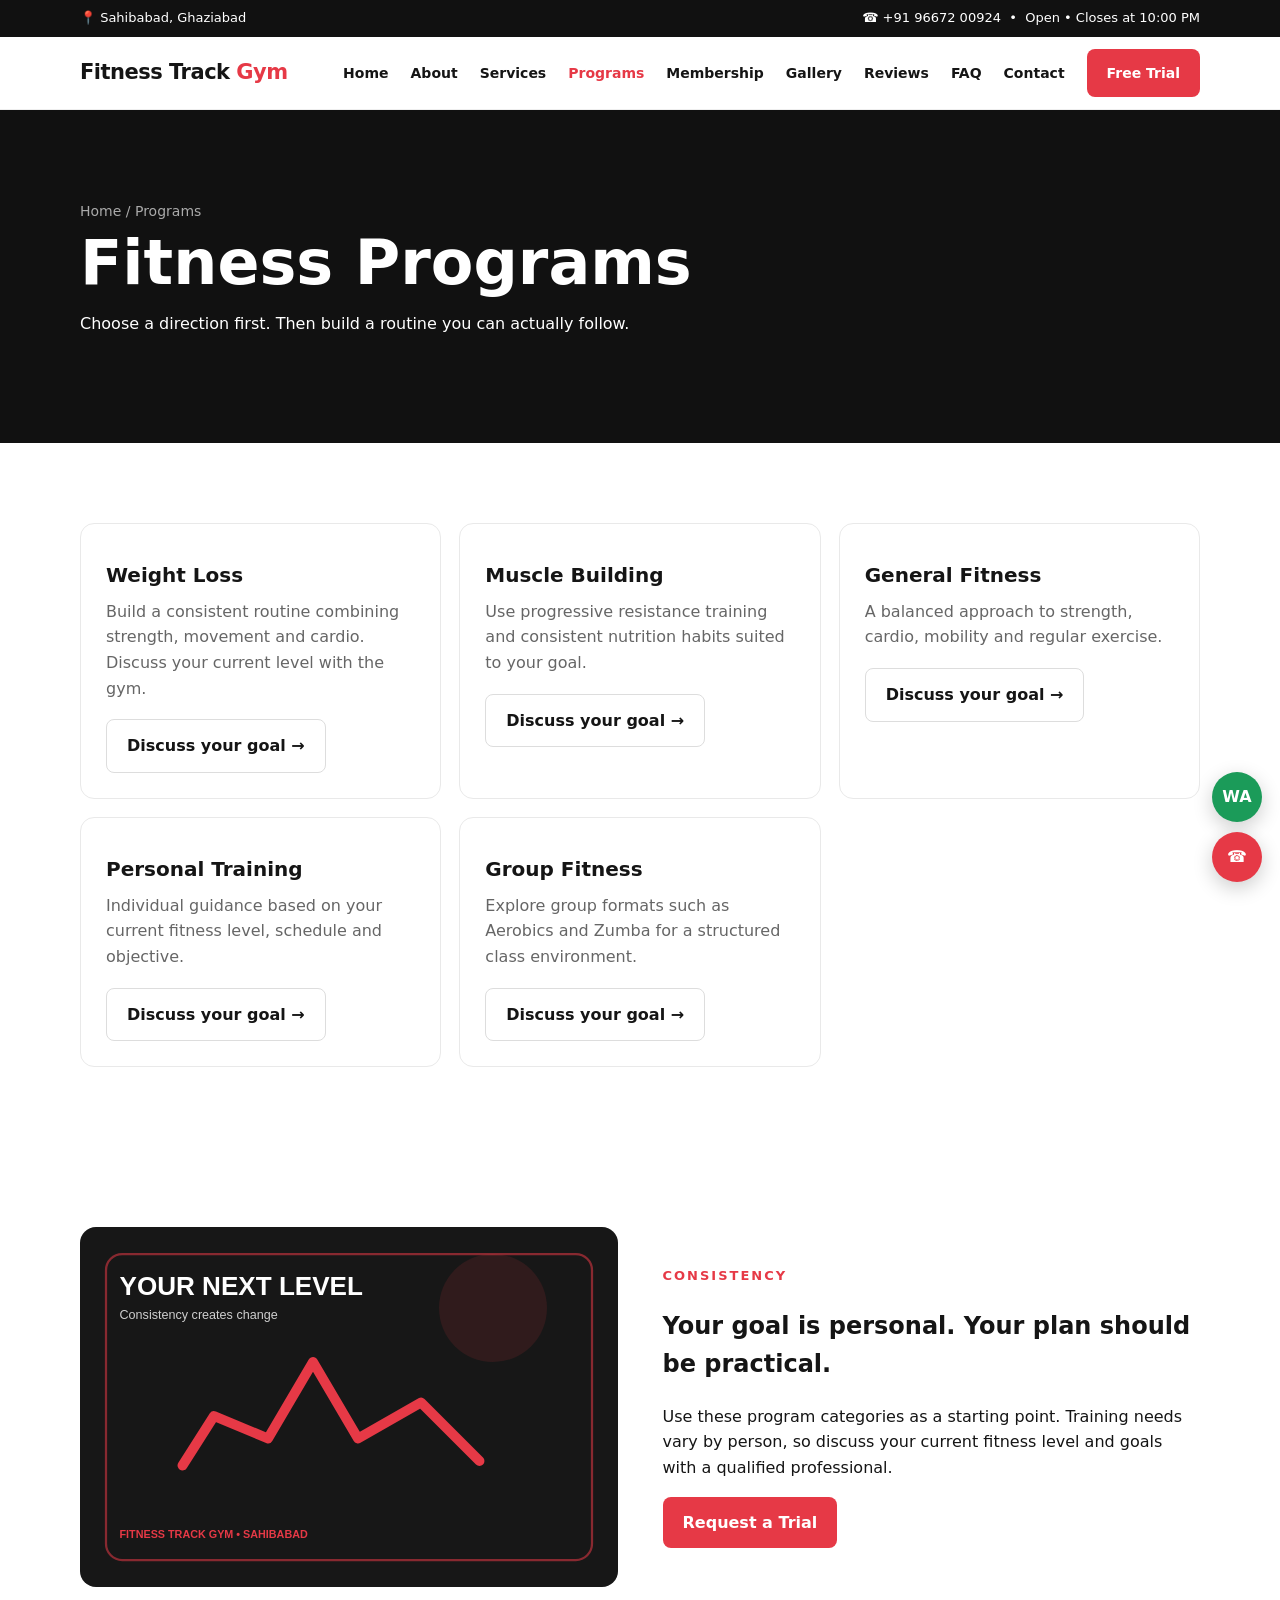
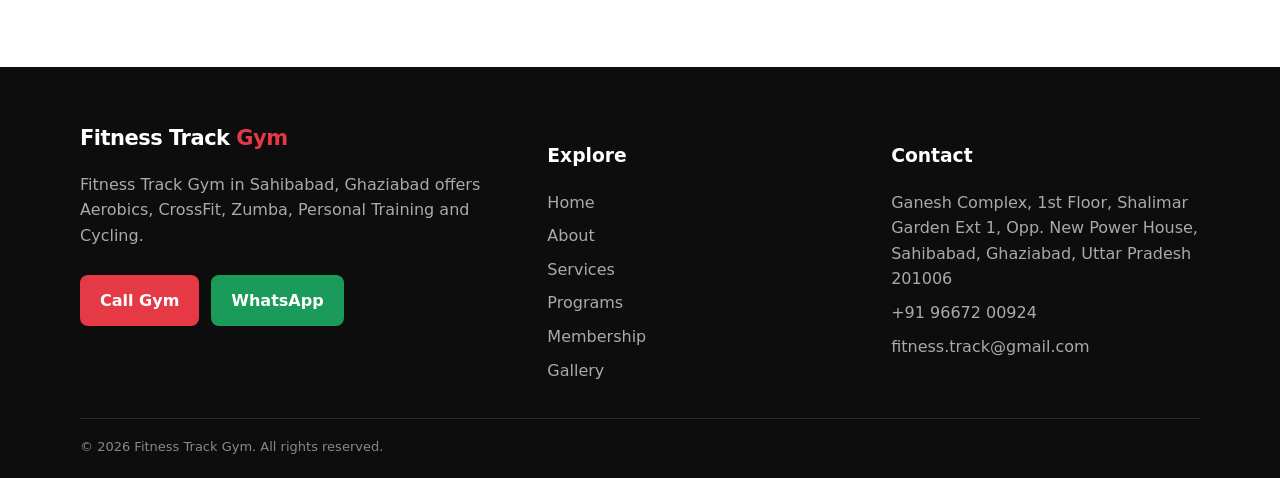
<file: programs.html>
<!doctype html><html lang="en"><head><meta charset="utf-8">
<meta name="viewport" content="width=device-width,initial-scale=1">
<title>Fitness Programs | Fitness Track Gym Sahibabad</title><meta name="description" content="Explore fitness goal categories including weight loss, muscle building, general fitness, personal training and group fitness.">
<meta name="robots" content="index,follow,max-image-preview:large,max-snippet:-1,max-video-preview:-1">
<link rel="canonical" href="https://example.com/programs.html">
<meta property="og:image" content="assets/images/gym-facility.jpg"><meta property="og:type" content="website"><meta property="og:title" content="Fitness Programs | Fitness Track Gym Sahibabad"><meta property="og:description" content="Explore fitness goal categories including weight loss, muscle building, general fitness, personal training and group fitness.">
<meta name="theme-color" content="#111111"><link rel="icon" href="favicon.svg"><link rel="manifest" href="site.webmanifest"><link rel="stylesheet" href="assets/css/style.css">
<script src="assets/js/site-config.js"></script><script src="assets/js/site.js"></script></head><body><div id="site-header"></div><main>
<section class="page-hero"><div class="container"><div class="breadcrumbs">Home / Programs</div><h1>Fitness Programs</h1><p>Choose a direction first. Then build a routine you can actually follow.</p></div></section>
<section class="section"><div class="container"><div class="cards" id="programs"></div></div></section>
<section class="section"><div class="container grid-2"><div class="image-card"><img src="assets/images/transformation.svg" alt="Fitness transformation concept"></div><div><div class="eyebrow">Consistency</div><h2>Your goal is personal. Your plan should be practical.</h2><p>Use these program categories as a starting point. Training needs vary by person, so discuss your current fitness level and goals with a qualified professional.</p><a class="btn btn-primary" href="free-trial.html">Request a Trial</a></div></div></section>
</main><div id="site-footer"></div><script>GymSite.base(document.title,document.querySelector('meta[name="description"]').content);document.getElementById("programs").innerHTML=GymSite.programCards();GymSite.schema();</script></body></html>
</file>
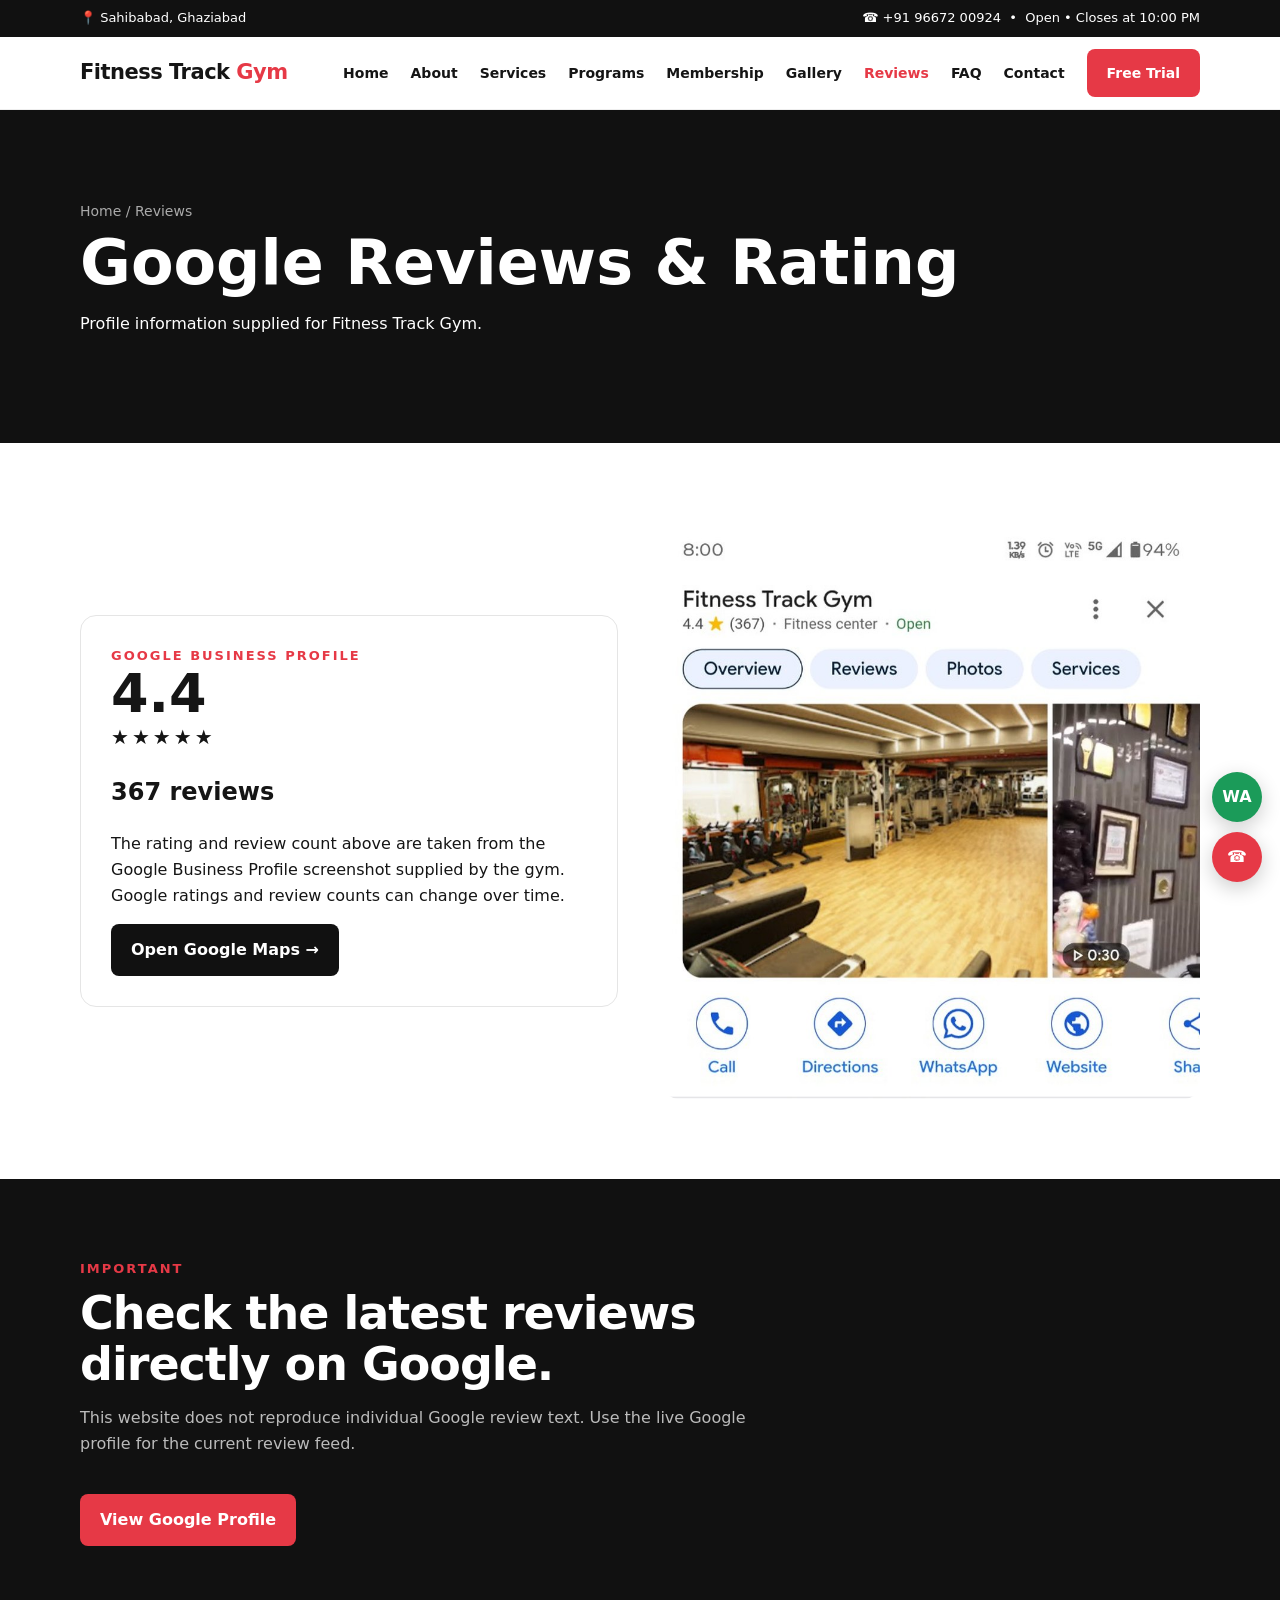
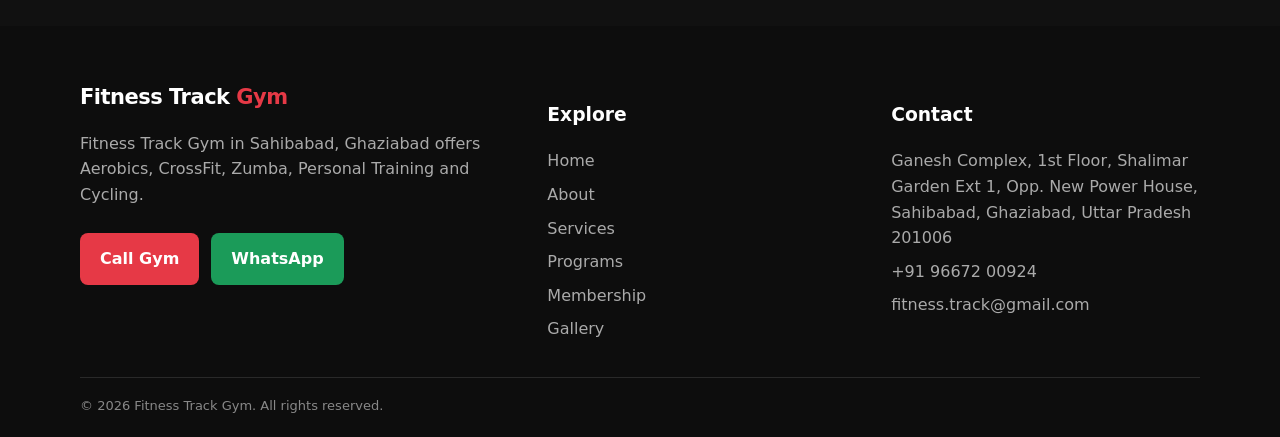
<file: reviews.html>
<!doctype html><html lang="en"><head><meta charset="utf-8">
<meta name="viewport" content="width=device-width,initial-scale=1">
<title>Google Reviews & Rating | Fitness Track Gym</title>
<meta name="description" content="See the Google Business Profile rating and review count supplied for Fitness Track Gym in Sahibabad, Ghaziabad.">
<meta name="robots" content="index,follow,max-image-preview:large,max-snippet:-1,max-video-preview:-1">
<link rel="canonical" href="https://example.com/reviews.html">
<meta property="og:image" content="assets/images/gym-facility.jpg"><meta property="og:type" content="website"><meta property="og:title" content="Google Reviews & Rating | Fitness Track Gym"><meta property="og:description" content="Google Business Profile rating information supplied for Fitness Track Gym.">
<meta name="theme-color" content="#111111"><link rel="icon" href="favicon.svg"><link rel="manifest" href="site.webmanifest"><link rel="stylesheet" href="assets/css/style.css">
<script src="assets/js/site-config.js"></script><script src="assets/js/site.js"></script></head>
<body><div id="site-header"></div><main>
<section class="page-hero"><div class="container"><div class="breadcrumbs">Home / Reviews</div><h1>Google Reviews & Rating</h1><p>Profile information supplied for Fitness Track Gym.</p></div></section>
<section class="section"><div class="container grid-2"><div class="review-box"><div class="eyebrow">Google Business Profile</div><div class="review-score">4.4</div><div class="stars">★★★★★</div><h2>367 reviews</h2><p>The rating and review count above are taken from the Google Business Profile screenshot supplied by the gym. Google ratings and review counts can change over time.</p><a class="btn btn-dark" id="map-reviews" target="_blank" rel="noopener">Open Google Maps →</a></div><div><img class="image-card" src="assets/images/google-profile-snapshot.jpg" alt="Fitness Track Gym Google Business Profile screenshot supplied for website information"></div></div></section>
<section class="section section-dark"><div class="container"><div class="section-head"><div class="eyebrow">Important</div><h2>Check the latest reviews directly on Google.</h2><p>This website does not reproduce individual Google review text. Use the live Google profile for the current review feed.</p></div><a class="btn btn-primary" id="map-reviews-2" target="_blank" rel="noopener">View Google Profile</a></div></section>
</main><div id="site-footer"></div><script>GymSite.base(document.title,document.querySelector('meta[name="description"]').content);document.getElementById("map-reviews").href=GymSite.C.mapsUrl;document.getElementById("map-reviews-2").href=GymSite.C.mapsUrl;GymSite.schema();</script></body></html>
</file>
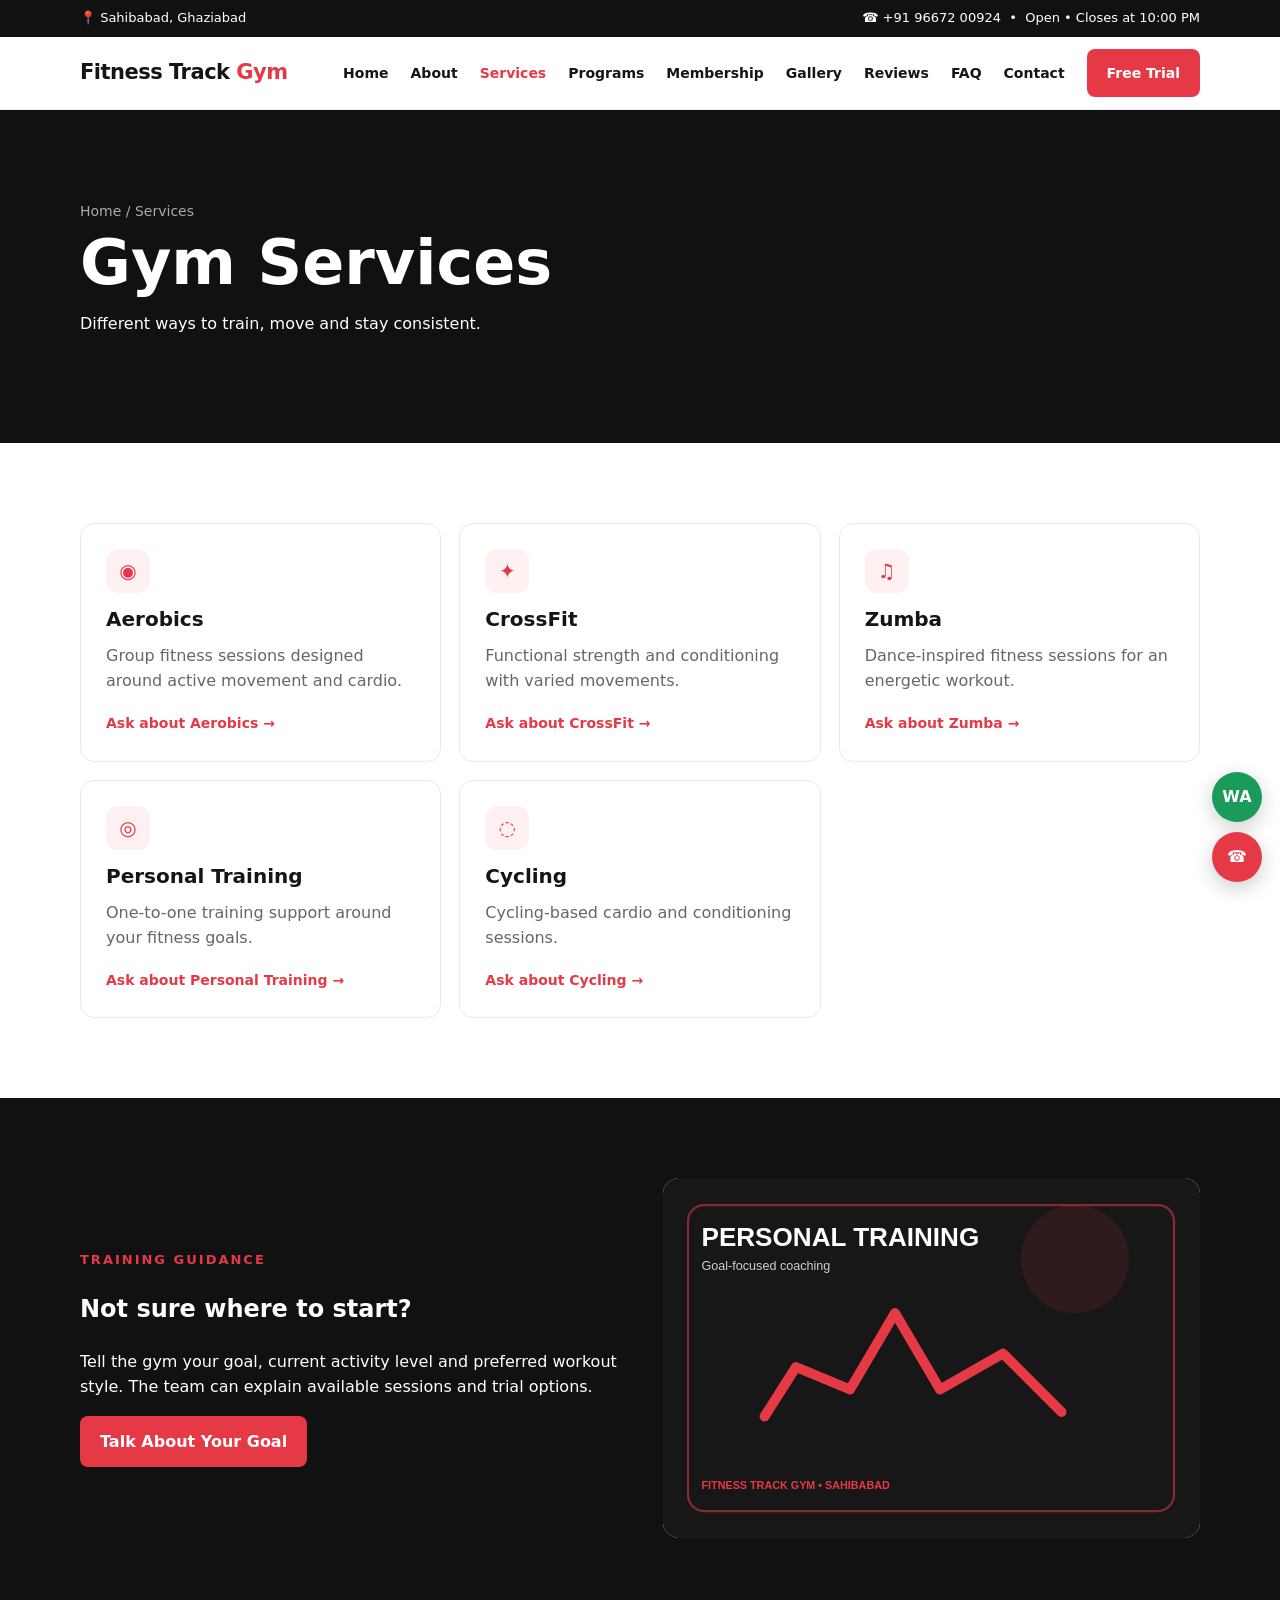
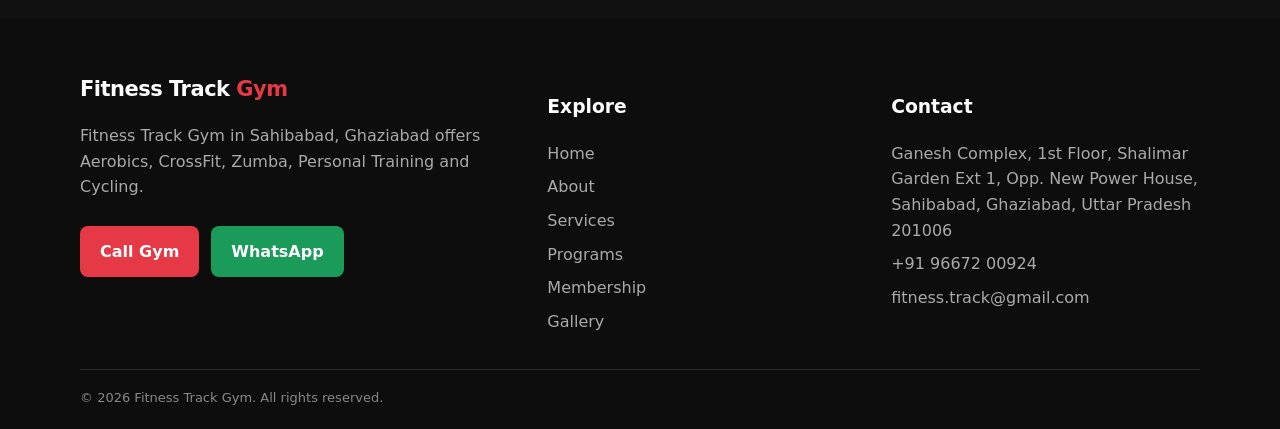
<file: services.html>
<!doctype html><html lang="en"><head><meta charset="utf-8">
<meta name="viewport" content="width=device-width,initial-scale=1">
<title>Gym Services in Sahibabad | Fitness Track Gym</title><meta name="description" content="Explore Aerobics, CrossFit, Zumba, Personal Training and Cycling at Fitness Track Gym in Sahibabad, Ghaziabad.">
<meta name="robots" content="index,follow,max-image-preview:large,max-snippet:-1,max-video-preview:-1">
<link rel="canonical" href="https://example.com/services.html">
<meta property="og:image" content="assets/images/gym-facility.jpg"><meta property="og:type" content="website"><meta property="og:title" content="Gym Services in Sahibabad | Fitness Track Gym"><meta property="og:description" content="Explore Aerobics, CrossFit, Zumba, Personal Training and Cycling at Fitness Track Gym in Sahibabad, Ghaziabad.">
<meta name="theme-color" content="#111111"><link rel="icon" href="favicon.svg"><link rel="manifest" href="site.webmanifest"><link rel="stylesheet" href="assets/css/style.css">
<script src="assets/js/site-config.js"></script><script src="assets/js/site.js"></script></head><body><div id="site-header"></div><main>
<section class="page-hero"><div class="container"><div class="breadcrumbs">Home / Services</div><h1>Gym Services</h1><p>Different ways to train, move and stay consistent.</p></div></section>
<section class="section"><div class="container"><div class="cards" id="services"></div></div></section>
<section class="section section-dark"><div class="container grid-2"><div><div class="eyebrow">Training guidance</div><h2>Not sure where to start?</h2><p>Tell the gym your goal, current activity level and preferred workout style. The team can explain available sessions and trial options.</p><a class="btn btn-primary" href="free-trial.html">Talk About Your Goal</a></div><div class="image-card"><img src="assets/images/training.svg" alt="Personal training at Fitness Track Gym"></div></div></section>
</main><div id="site-footer"></div><script>GymSite.base(document.title,document.querySelector('meta[name="description"]').content);document.getElementById("services").innerHTML=GymSite.serviceCards();GymSite.schema();</script></body></html>
</file>
<file: assets/css/style.css>
*{box-sizing:border-box}html{scroll-behavior:smooth}body{margin:0;font-family:Inter,system-ui,-apple-system,BlinkMacSystemFont,"Segoe UI",sans-serif;color:#151515;background:#fff;line-height:1.6}a{color:inherit;text-decoration:none}img{max-width:100%;display:block}.container{width:min(1120px,92%);margin:auto}.topbar{background:#111;color:#fff;font-size:13px}.topbar .container{display:flex;justify-content:space-between;gap:16px;padding:8px 0}.header{position:sticky;top:0;z-index:50;background:rgba(255,255,255,.96);backdrop-filter:blur(10px);border-bottom:1px solid #eee}.nav{min-height:72px;display:flex;align-items:center;justify-content:space-between;gap:20px}.brand{font-weight:900;font-size:21px;letter-spacing:-.5px}.brand span{color:#e63946}.menu{display:flex;align-items:center;gap:22px;font-size:14px;font-weight:700}.menu a:hover,.menu a.active{color:#e63946}.menu-toggle{display:none;border:0;background:#111;color:#fff;border-radius:8px;padding:10px 13px}.btn{display:inline-flex;align-items:center;justify-content:center;gap:8px;border:0;border-radius:8px;padding:13px 20px;font-weight:800;cursor:pointer}.btn-primary{background:#e63946;color:#fff}.btn-dark{background:#111;color:#fff}.btn-outline{border:1px solid #ddd;background:#fff}.btn-whatsapp{background:#1b9b59;color:#fff}.hero{background:#0e0e0e;color:#fff}.hero-grid{display:grid;grid-template-columns:1.02fr .98fr;min-height:610px;align-items:center;gap:50px}.eyebrow{color:#e63946;font-weight:900;text-transform:uppercase;letter-spacing:2px;font-size:13px}.hero h1{font-size:clamp(42px,6vw,72px);line-height:1.02;letter-spacing:-2px;margin:12px 0 18px}.hero p{font-size:18px;color:#d7d7d7;max-width:620px}.hero-actions{display:flex;flex-wrap:wrap;gap:12px;margin-top:26px}.hero-media{height:480px;border-radius:18px;overflow:hidden;border:1px solid #333}.hero-media img{width:100%;height:100%;object-fit:cover}.trust-row{display:flex;flex-wrap:wrap;gap:24px;margin-top:30px;color:#ddd;font-size:14px}.trust-row strong{color:#fff;display:block;font-size:20px}.section{padding:80px 0}.section-dark{background:#111;color:#fff}.section-head{max-width:700px;margin-bottom:38px}.section-head h2{font-size:clamp(30px,4vw,46px);line-height:1.1;margin:8px 0 12px;letter-spacing:-1px}.section-head p{color:#666}.section-dark .section-head p{color:#bbb}.grid-2{display:grid;grid-template-columns:1fr 1fr;gap:45px;align-items:center}.cards{display:grid;grid-template-columns:repeat(3,1fr);gap:18px}.card{border:1px solid #e9e9e9;border-radius:14px;padding:25px;background:#fff}.card h3{margin:10px 0 8px;font-size:20px}.card p{margin:0;color:#666}.icon{width:44px;height:44px;border-radius:12px;background:#fff1f2;color:#e63946;display:grid;place-items:center;font-weight:900;font-size:20px}.image-card{border-radius:16px;overflow:hidden;background:#eee}.image-card img{width:100%;height:360px;object-fit:cover}.stats{display:grid;grid-template-columns:repeat(4,1fr);gap:12px}.stat{padding:25px;background:#171717;border:1px solid #292929;border-radius:12px}.stat strong{display:block;font-size:34px;color:#fff}.stat span{color:#aaa}.cta{padding:42px;border-radius:18px;background:#e63946;color:#fff;display:flex;align-items:center;justify-content:space-between;gap:25px}.cta h2{margin:0;font-size:32px;line-height:1.15}.cta p{margin:8px 0 0;opacity:.9}.page-hero{background:#111;color:#fff;padding:90px 0}.page-hero h1{font-size:clamp(40px,5vw,62px);line-height:1.05;margin:8px 0}.breadcrumbs{color:#aaa;font-size:14px}.list{display:grid;gap:12px}.list-item{padding:18px 20px;border:1px solid #e8e8e8;border-radius:10px}.pricing{display:grid;grid-template-columns:repeat(3,1fr);gap:18px}.price-card{border:1px solid #ddd;border-radius:16px;padding:30px}.price-card.featured{border:2px solid #e63946;transform:translateY(-6px)}.price{font-size:34px;font-weight:900;margin:12px 0}.note{font-size:13px;color:#777}.gallery{display:grid;grid-template-columns:repeat(3,1fr);gap:16px}.gallery figure{margin:0;border-radius:14px;overflow:hidden;background:#eee}.gallery img{width:100%;height:280px;object-fit:cover}.gallery figcaption{padding:12px 15px;font-weight:700}.faq{display:grid;gap:10px}.faq details{border:1px solid #ddd;border-radius:10px;padding:18px 20px}.faq summary{font-weight:800;cursor:pointer}.contact-grid{display:grid;grid-template-columns:1fr 1fr;gap:30px}.contact-box{padding:26px;border:1px solid #ddd;border-radius:14px}.contact-box h3{margin-top:0}.contact-links{display:grid;gap:12px}.footer{background:#0d0d0d;color:#fff;padding:55px 0 20px}.footer-grid{display:grid;grid-template-columns:1.4fr 1fr 1fr;gap:35px}.footer p,.footer li{color:#aaa}.footer ul{list-style:none;padding:0;margin:0;display:grid;gap:8px}.footer-bottom{border-top:1px solid #292929;margin-top:35px;padding-top:18px;font-size:13px;color:#888}.float-actions{position:fixed;right:18px;bottom:18px;z-index:60;display:flex;flex-direction:column;gap:10px}.float-actions a{width:50px;height:50px;border-radius:50%;display:grid;place-items:center;color:#fff;font-weight:900;box-shadow:0 6px 20px #0003}.float-wa{background:#1b9b59}.float-call{background:#e63946}.form{display:grid;gap:14px}.form label{font-weight:700;font-size:14px}.form input,.form textarea,.form select{width:100%;padding:13px 14px;border:1px solid #ccc;border-radius:8px;font:inherit}.form textarea{min-height:130px}.sr-only{position:absolute;width:1px;height:1px;padding:0;margin:-1px;overflow:hidden;clip:rect(0,0,0,0);white-space:nowrap;border:0}.mobile-hide{display:block}@media(max-width:850px){.topbar .container{flex-direction:column;gap:2px}.menu-toggle{display:block}.menu{display:none;position:absolute;left:4%;right:4%;top:70px;background:#fff;border:1px solid #eee;border-radius:12px;padding:14px;flex-direction:column;align-items:stretch;box-shadow:0 12px 35px #0002}.menu.open{display:flex}.hero-grid,.grid-2,.contact-grid{grid-template-columns:1fr}.hero-grid{padding:65px 0}.hero-media{height:360px}.cards,.pricing,.gallery{grid-template-columns:1fr 1fr}.stats{grid-template-columns:1fr 1fr}.cta{flex-direction:column;align-items:flex-start}.footer-grid{grid-template-columns:1fr 1fr}.mobile-hide{display:none}}@media(max-width:520px){.cards,.pricing,.gallery,.stats,.footer-grid{grid-template-columns:1fr}.section{padding:58px 0}.hero h1{font-size:44px}.hero-media{height:300px}.cta{padding:28px}.topbar{font-size:12px}}
.topbar-inner{min-height:34px;align-items:center}
.text-link{display:inline-block;margin-top:18px;color:#e63946;font-weight:800;font-size:14px}
.card{transition:transform .2s ease,box-shadow .2s ease}
.card:hover{transform:translateY(-3px);box-shadow:0 14px 35px #00000010}
.hero-media img{filter:saturate(.95)}
.gallery img{transition:transform .35s ease}.gallery figure:hover img{transform:scale(1.03)}
.badge-row{display:flex;flex-wrap:wrap;gap:8px;margin-top:18px}.badge{display:inline-flex;padding:7px 10px;border-radius:999px;background:#f5f5f5;font-size:12px;font-weight:800}
.review-box{border:1px solid #e5e5e5;border-radius:16px;padding:30px;background:#fff}
.review-score{font-size:54px;font-weight:900;line-height:1}.stars{letter-spacing:3px;font-size:20px}
</file>
